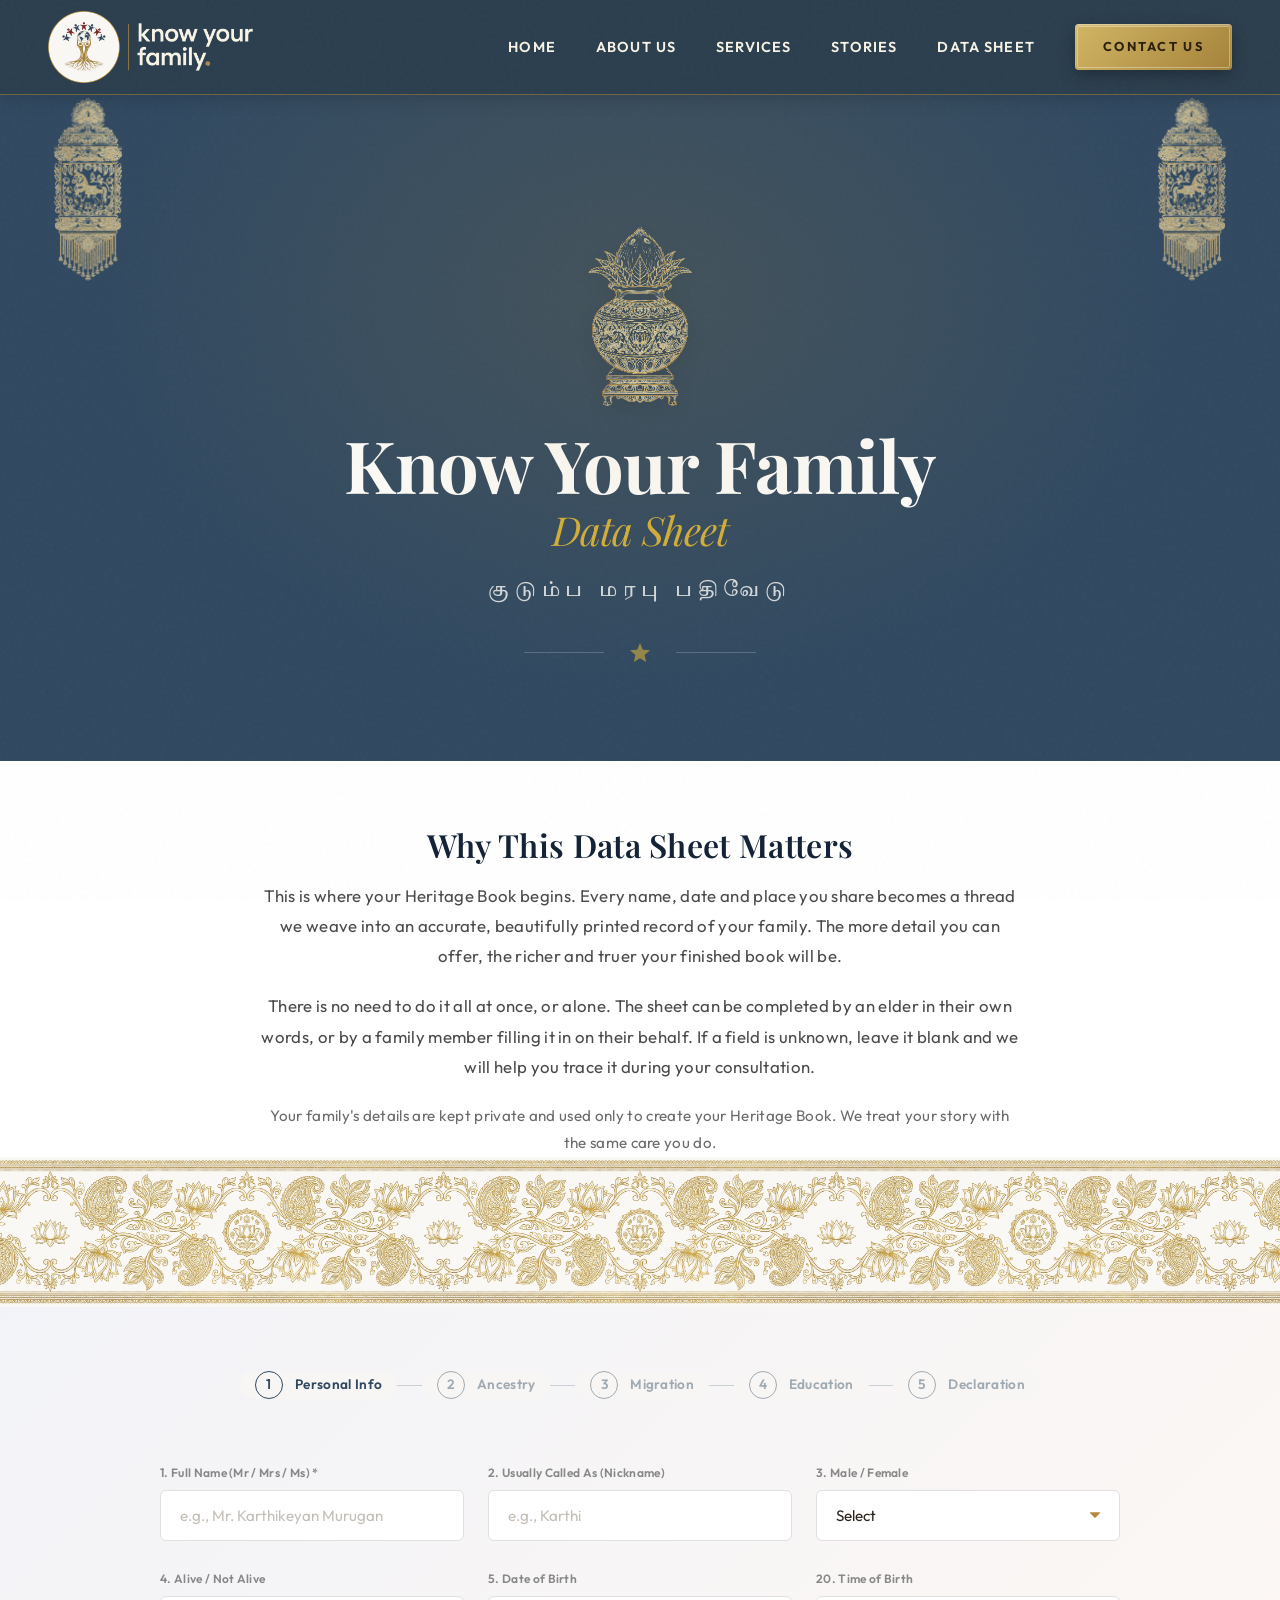
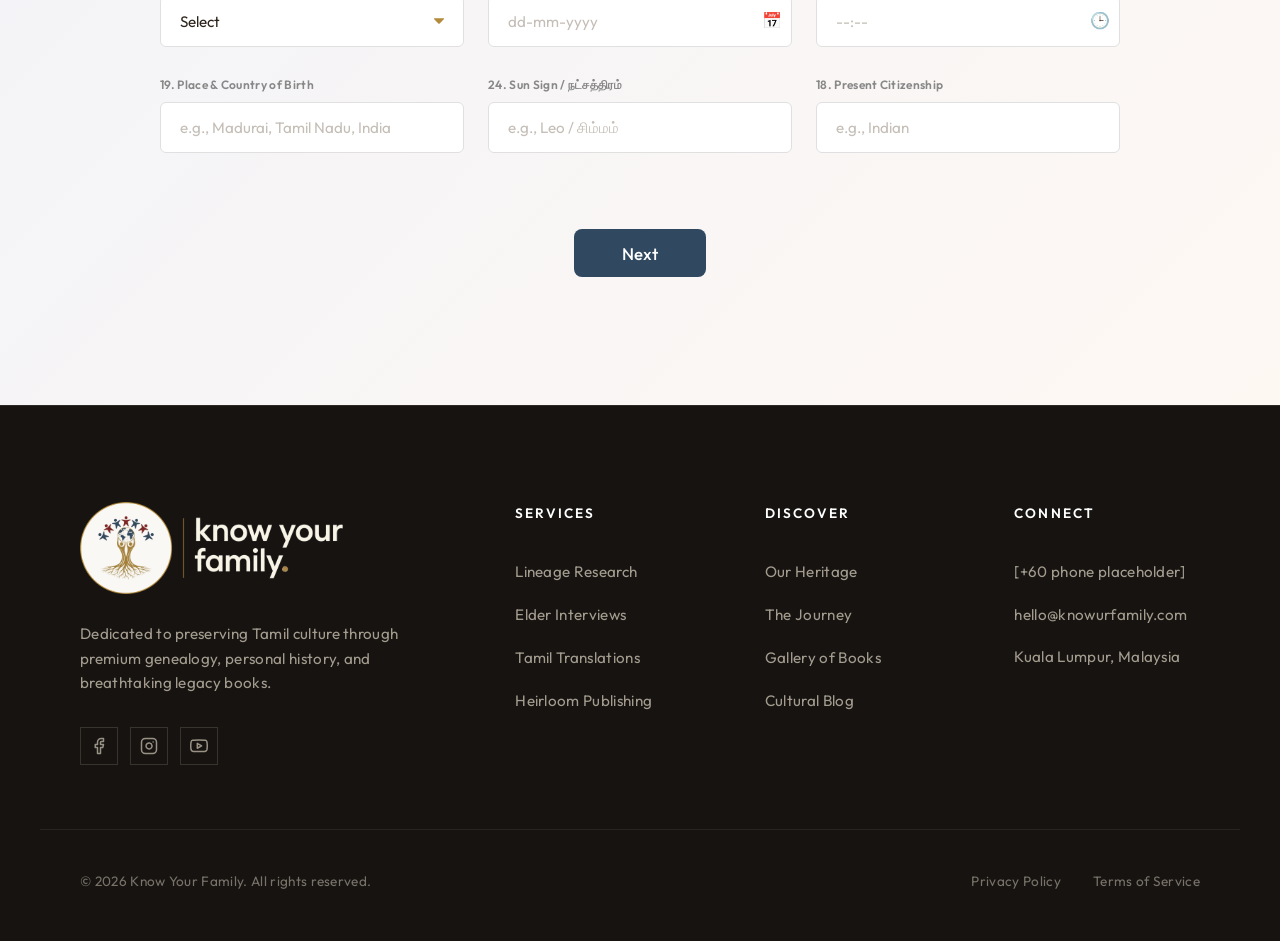
<file: data-sheet.html>
<!DOCTYPE html>
<html lang="en">
<head>
    <meta charset="UTF-8">
    <meta name="viewport" content="width=device-width, initial-scale=1.0">
    <link rel="icon" type="image/png" sizes="32x32" href="images/kyf-favicon-32.png">
    <link rel="icon" type="image/png" sizes="512x512" href="images/kyf-favicon-512.png">
    <link rel="apple-touch-icon" sizes="180x180" href="images/kyf-favicon-180.png">
    <title>Heritage Data Sheet | Know Your Family</title>
    <meta name="description" content="Fill in the Know Your Family heritage data sheet to record names, ancestry, migration and milestones we use to craft your accurate Tamil Heritage Book.">
    <meta name="robots" content="noindex,follow">
    <meta name="theme-color" content="#304961">
    <link rel="canonical" href="https://knowurfamily.com/data-sheet.html">
    <link rel="preconnect" href="https://fonts.googleapis.com">
    <link rel="preconnect" href="https://fonts.gstatic.com" crossorigin>
    <link href="https://fonts.googleapis.com/css2?family=Outfit:wght@300;400;500;600&family=Playfair+Display:ital,wght@0,400;0,600;0,700;1,400;1,600&family=Tiro+Tamil:ital@0;1&display=swap" rel="stylesheet">
    <link rel="stylesheet" href="styles.css?v=3">
    <style>
        /* ═══════════════════════════════════════════════════════
           DATA SHEET PAGE - LUXURY OVERRIDES
           ═══════════════════════════════════════════════════════ */

        /* Hero Banner */
        .ds-hero {
            position: relative;
            padding: 8rem 2rem 6rem;
            text-align: center;
            overflow: hidden;
            background: linear-gradient(160deg, #f7f5f0 0%, #ffffff 40%, #faf8f5 70%, #f7f5f0 100%);
        }

        .ds-hero::before {
            content: '';
            position: absolute;
            inset: 0;
            background: radial-gradient(ellipse at 50% 30%, rgba(179, 139, 58, 0.15) 0%, transparent 60%);
            pointer-events: none;
        }

        .ds-hero::after {
            display: none;
        }

        /* Ornamental top border */
        .ds-hero-ornament-top {
            position: absolute;
            top: 0;
            left: 0;
            right: 0;
            height: 4px;
            background: linear-gradient(90deg, transparent 5%, #b38b3a 20%, #d4af37 35%, #f5d76e 50%, #d4af37 65%, #b38b3a 80%, transparent 95%);
        }

        .ds-hero-badge {
            display: inline-flex;
            align-items: center;
            gap: 0.75rem;
            background: rgba(179, 139, 58, 0.05);
            border: 1px solid rgba(179, 139, 58, 0.2);
            padding: 0.5rem 1.5rem;
            margin-bottom: 2rem;
            font-family: 'Outfit', sans-serif;
            font-size: 0.75rem;
            font-weight: 600;
            letter-spacing: 0.25em;
            text-transform: uppercase;
            color: #a48239;
        }

        .ds-hero-badge::before,
        .ds-hero-badge::after {
            content: '✦';
            font-size: 0.5rem;
            opacity: 0.6;
        }

        .ds-hero h1 {
            font-family: 'Playfair Display', serif;
            font-size: 4.5rem;
            font-weight: 700;
            color: #122135;
            line-height: 1.1;
            margin-bottom: 0.5rem;
            letter-spacing: -0.01em;
        }

        .ds-hero h1 span {
            display: block;
            font-style: italic;
            font-weight: 400;
            font-size: 2.5rem;
            color: #a48239;
            margin-top: 0.25rem;
        }

        .ds-hero-tamil {
            font-family: 'Tiro Tamil', serif;
            color: rgba(179, 139, 58, 0.8);
            font-size: 1.2rem;
            letter-spacing: 0.3em;
            margin-top: 1.5rem;
        }

        .ds-hero-line {
            display: flex;
            align-items: center;
            justify-content: center;
            gap: 1.5rem;
            margin-top: 2rem;
        }

        .ds-hero-line span {
            width: 80px;
            height: 1px;
            background: linear-gradient(90deg, transparent, #b38b3a);
        }

        .ds-hero-line span:last-child {
            background: linear-gradient(90deg, #b38b3a, transparent);
        }

        .ds-hero-line svg {
            width: 24px;
            height: 24px;
            fill: #d4af37;
            opacity: 0.6;
        }

        /* Page body */
        .ds-page-body {
            background: linear-gradient(135deg, #f2f3f8 0%, #fef8f3 100%);
            padding: 4rem 2rem 6rem;
            position: relative;
        }

        /* Progress indicator */
        .ds-progress {
            display: flex;
            align-items: center;
            justify-content: space-between;
            max-width: 800px;
            margin: 0 auto 4rem;
            position: relative;
            z-index: 10;
        }

        .ds-progress::before {
            content: '';
            position: absolute;
            top: 50%;
            left: 5%;
            right: 5%;
            height: 1px;
            background: #cbd0d6;
            z-index: 1;
        }

        .ds-progress-step {
            display: flex;
            align-items: center;
            gap: 0.75rem;
            position: relative;
            z-index: 2;
            background: #f8f6f5; 
            padding: 0 15px;
            border-radius: 20px;
        }

        .ds-progress-dot {
            width: 28px;
            height: 28px;
            border-radius: 50%;
            border: 1px solid #a0aab2;
            color: #a0aab2;
            display: flex;
            align-items: center;
            justify-content: center;
            font-size: 0.85rem;
            font-weight: 600;
            background: transparent;
            transition: all 0.3s ease;
        }

        .ds-progress-label {
            font-size: 0.85rem;
            font-weight: 600;
            color: #a0aab2;
            transition: color 0.3s ease;
        }

        .ds-progress-step.active .ds-progress-dot {
            border-color: #304961;
            color: #304961;
            background: #f8f6f5;
        }

        .ds-progress-step.active .ds-progress-label {
            color: #304961;
        }

        /* Form container luxury overhaul */
        .ds-form-card {
            max-width: 960px;
            margin: 0 auto;
            position: relative;
            background: transparent;
            box-shadow: none;
        }

        .ds-form-card::before, .ds-form-card::after { display: none; }
        .ds-form-inner { padding: 0; position: relative; z-index: 2; }

        /* Section headers */
        .ds-section {
            margin-bottom: 3.5rem;
            opacity: 0;
            transform: translateY(20px);
            animation: dsFadeUp 0.6s ease forwards;
        }

        .ds-section:nth-child(1) { animation-delay: 0.1s; }
        .ds-section:nth-child(2) { animation-delay: 0.2s; }
        .ds-section:nth-child(3) { animation-delay: 0.3s; }
        .ds-section:nth-child(4) { animation-delay: 0.4s; }
        .ds-section:nth-child(5) { animation-delay: 0.5s; }

        @keyframes dsFadeUp {
            to { opacity: 1; transform: translateY(0); }
        }

        .ds-section-header {
            display: flex;
            align-items: center;
            gap: 1.25rem;
            margin-bottom: 2.5rem;
            padding-bottom: 1rem;
            border-bottom: 1px solid var(--parchment-dark);
            position: relative;
        }

        .ds-section-header::after {
            content: '';
            position: absolute;
            bottom: -1px;
            left: 0;
            width: 80px;
            height: 2px;
            background: linear-gradient(90deg, #b38b3a, transparent);
        }

        .ds-section-icon {
            width: 48px;
            height: 48px;
            display: flex;
            align-items: center;
            justify-content: center;
            background: linear-gradient(135deg, rgba(179, 139, 58, 0.08), rgba(212, 175, 55, 0.04));
            border: 1px solid rgba(179, 139, 58, 0.2);
            font-size: 1.4rem;
            flex-shrink: 0;
        }

        .ds-section-title {
            font-family: 'Outfit', sans-serif;
            font-size: 1.6rem;
            font-weight: 600;
            color: var(--text-dark);
            letter-spacing: 0.02em;
        }

        .ds-section-subtitle {
            font-size: 0.8rem;
            color: var(--text-muted);
            letter-spacing: 0.1em;
            text-transform: uppercase;
            margin-top: 0.15rem;
        }

        /* Enhanced form groups */
        .ds-field {
            margin-bottom: 1.75rem;
            position: relative;
        }

        .ds-field-label {
            display: flex;
            align-items: center;
            font-family: 'Outfit', sans-serif;
            font-size: 0.75rem;
            font-weight: 600;
            color: #888;
            margin-bottom: 0.4rem;
        }

        .ds-input {
            width: 100%;
            background: #ffffff;
            border: 1px solid #e0e0e0;
            border-radius: 6px;
            color: var(--text-dark);
            font-family: 'Outfit', sans-serif;
            font-size: 0.95rem;
            padding: 0.95rem 1.2rem;
            transition: all 0.3s cubic-bezier(0.25, 0.8, 0.25, 1);
        }

        .ds-input:focus {
            outline: none;
            border-color: #304961;
            box-shadow: 0 0 0 2px rgba(48, 73, 97, 0.1);
        }

        .ds-input::placeholder {
            color: rgba(107, 92, 75, 0.4);
        }

        .ds-select {
            width: 100%;
            background: #ffffff;
            border: 1px solid #e0e0e0;
            border-radius: 6px;
            color: var(--text-dark);
            font-family: 'Outfit', sans-serif;
            font-size: 0.95rem;
            padding: 0.95rem 1.2rem;
            cursor: pointer;
            appearance: none;
            background-image: url("data:image/svg+xml;charset=US-ASCII,%3Csvg%20xmlns%3D%22http%3A%2F%2Fwww.w3.org%2F2000%2Fsvg%22%20width%3D%22292.4%22%20height%3D%22292.4%22%3E%3Cpath%20fill%3D%22%23b38b3a%22%20d%3D%22M287%2069.4a17.6%2017.6%200%200%200-13-5.4H18.4c-5%200-9.3%201.8-12.9%205.4A17.6%2017.6%200%200%200%200%2082.2c0%205%201.8%209.3%205.4%2012.9l128%20127.9c3.6%203.6%207.8%205.4%2012.8%205.4s9.2-1.8%2012.8-5.4L287%2095c3.5-3.5%205.4-7.8%205.4-12.8%200-5-1.9-9.2-5.5-12.8z%22%2F%3E%3C%2Fsvg%3E");
            background-repeat: no-repeat;
            background-position: right 1.2rem top 50%;
            background-size: 0.65em auto;
            transition: all 0.3s ease;
        }

        .ds-select:focus {
            outline: none;
            border-color: #304961;
            box-shadow: 0 0 0 2px rgba(48, 73, 97, 0.1);
        }

        .ds-textarea {
            width: 100%;
            background: #ffffff;
            border: 1px solid #e0e0e0;
            border-radius: 6px;
            color: var(--text-dark);
            font-family: 'Outfit', sans-serif;
            font-size: 0.95rem;
            padding: 0.95rem 1.2rem;
            min-height: 110px;
            resize: vertical;
            transition: all 0.3s ease;
        }

        .ds-textarea:focus {
            outline: none;
            border-color: #304961;
            box-shadow: 0 0 0 2px rgba(48, 73, 97, 0.1);
        }

        /* Wizard Specific CSS */
        .wizard-step {
            display: none;
            animation: fadeIn 0.4s ease;
        }
        .wizard-step.active {
            display: block;
        }
        @keyframes fadeIn {
            from { opacity: 0; transform: translateY(10px); }
            to { opacity: 1; transform: translateY(0); }
        }

        .wizard-nav {
            display: flex;
            justify-content: center;
            gap: 1rem;
            margin-top: 3rem;
            padding-bottom: 2rem;
        }

        .wizard-btn {
            background: #304961;
            color: white;
            padding: 0.85rem 3rem;
            font-family: 'Outfit', sans-serif;
            font-size: 1.05rem;
            font-weight: 500;
            border: none;
            border-radius: 8px;
            cursor: pointer;
            transition: all 0.3s ease;
        }
        .wizard-btn:hover { background: #233747; transform: translateY(-2px); box-shadow: 0 4px 15px rgba(48, 73, 97, 0.3); }
        .wizard-btn.btn-prev { background: transparent; color: #304961; border: 1px solid #304961; }
        .wizard-btn.btn-prev:hover { background: rgba(48, 73, 97, 0.05); }

        /* Grid layouts */
        .ds-row { display: grid; gap: 1.5rem; }
        .ds-row-2 { grid-template-columns: 1fr 1fr; }
        .ds-row-3 { grid-template-columns: 1fr 1fr 1fr; }

        /* Ornamental divider between sections */
        .ds-ornament-divider {
            display: flex;
            align-items: center;
            justify-content: center;
            gap: 1.5rem;
            padding: 2rem 0;
        }

        .ds-ornament-divider .line {
            height: 1px;
            width: 60px;
            background: linear-gradient(90deg, transparent, rgba(179, 139, 58, 0.4));
        }

        .ds-ornament-divider .line:last-child {
            background: linear-gradient(90deg, rgba(179, 139, 58, 0.4), transparent);
        }

        .ds-ornament-divider .diamond {
            width: 8px;
            height: 8px;
            border: 1px solid rgba(179, 139, 58, 0.4);
            transform: rotate(45deg);
        }

        /* Terms & Declaration */
        .ds-terms {
            background: linear-gradient(135deg, #f7f3ec, #faf8f5);
            border: 1px solid var(--parchment-dark);
            padding: 2.5rem;
            margin-top: 2rem;
            position: relative;
        }

        .ds-terms::before {
            content: '';
            position: absolute;
            top: 4px; left: 4px; right: 4px; bottom: 4px;
            border: 1px solid rgba(179, 139, 58, 0.12);
            pointer-events: none;
        }

        .ds-terms-header {
            font-family: 'Outfit', sans-serif;
            font-size: 1.1rem;
            font-weight: 600;
            color: var(--text-dark);
            text-transform: uppercase;
            letter-spacing: 0.1em;
            margin-bottom: 1.25rem;
            display: flex;
            align-items: center;
            gap: 0.75rem;
        }

        .ds-terms-header::before {
            content: '§';
            font-size: 1.4rem;
            color: var(--primary);
        }

        .ds-terms p {
            font-size: 0.88rem;
            color: var(--text-muted);
            line-height: 1.9;
        }

        .ds-terms .inline-input {
            border: none;
            border-bottom: 1px solid rgba(179, 139, 58, 0.5);
            background: transparent;
            width: 140px;
            text-align: center;
            font-family: 'Outfit', sans-serif;
            font-size: 0.88rem;
            color: var(--text-dark);
            padding: 0.15rem 0.5rem;
            transition: all 0.3s ease;
        }

        .ds-terms .inline-input:focus {
            outline: none;
            border-bottom-color: #b38b3a;
            background: rgba(179, 139, 58, 0.04);
        }

        .ds-checkbox-row {
            display: flex;
            align-items: flex-start;
            gap: 1rem;
            margin-top: 1.5rem;
            padding-top: 1.5rem;
            border-top: 1px solid var(--parchment-dark);
        }

        .ds-checkbox {
            appearance: none;
            width: 22px;
            height: 22px;
            border: 2px solid rgba(179, 139, 58, 0.4);
            background: #fff;
            cursor: pointer;
            flex-shrink: 0;
            margin-top: 2px;
            position: relative;
            transition: all 0.3s ease;
        }

        .ds-checkbox:checked {
            background: linear-gradient(135deg, #d4af37, #a48239);
            border-color: #b38b3a;
        }

        .ds-checkbox:checked::after {
            content: '✓';
            position: absolute;
            top: 50%;
            left: 50%;
            transform: translate(-50%, -50%);
            color: #fff;
            font-size: 0.8rem;
            font-weight: 700;
        }

        .ds-checkbox-text {
            font-size: 0.9rem;
            font-weight: 500;
            color: var(--text-dark);
            cursor: pointer;
            line-height: 1.6;
        }

        /* Upload boxes */
        .ds-upload-row {
            display: grid;
            grid-template-columns: 2fr 1fr;
            gap: 1.5rem;
            margin-top: 2.5rem;
        }

        .ds-upload-box {
            border: 2px dashed rgba(179, 139, 58, 0.25);
            background: linear-gradient(135deg, rgba(250, 248, 245, 0.8), rgba(255, 255, 255, 0.5));
            padding: 2.5rem 1.5rem;
            text-align: center;
            cursor: pointer;
            transition: all 0.4s cubic-bezier(0.25, 0.8, 0.25, 1);
            position: relative;
            overflow: hidden;
            min-height: 200px;
            display: flex;
            flex-direction: column;
            align-items: center;
            justify-content: center;
        }

        .ds-upload-box::before {
            content: '';
            position: absolute;
            inset: 0;
            background: radial-gradient(circle at 50% 50%, rgba(179, 139, 58, 0.05), transparent 70%);
            transition: opacity 0.4s ease;
            opacity: 0;
        }

        .ds-upload-box:hover {
            border-color: rgba(179, 139, 58, 0.5);
            background: linear-gradient(135deg, rgba(179, 139, 58, 0.04), rgba(255, 255, 255, 0.8));
            transform: translateY(-2px);
            box-shadow: 0 8px 30px rgba(0,0,0,0.06);
        }

        .ds-upload-box:hover::before {
            opacity: 1;
        }

        .ds-upload-icon {
            width: 56px;
            height: 56px;
            border-radius: 50%;
            background: linear-gradient(135deg, rgba(179, 139, 58, 0.1), rgba(212, 175, 55, 0.05));
            border: 1px solid rgba(179, 139, 58, 0.2);
            display: flex;
            align-items: center;
            justify-content: center;
            font-size: 1.5rem;
            margin-bottom: 1rem;
            position: relative;
            z-index: 1;
        }

        .ds-upload-title {
            font-family: 'Outfit', sans-serif;
            font-weight: 600;
            color: var(--text-dark);
            font-size: 1rem;
            margin-bottom: 0.25rem;
            position: relative;
            z-index: 1;
        }

        .ds-upload-desc {
            font-size: 0.75rem;
            color: var(--text-muted);
            letter-spacing: 0.05em;
            position: relative;
            z-index: 1;
        }

        /* Submit section */
        .ds-submit-section {
            text-align: center;
            padding: 3.5rem 0 1rem;
        }

        .ds-submit-btn {
            position: relative;
            display: inline-block;
            background: linear-gradient(135deg, #c9a43d 0%, #9c7330 100%);
            color: #1a140d;
            padding: 1.25rem 4.5rem;
            border: none;
            font-family: 'Outfit', sans-serif;
            font-size: 0.9rem;
            font-weight: 700;
            text-transform: uppercase;
            letter-spacing: 0.2em;
            cursor: pointer;
            overflow: hidden;
            transition: all 0.4s cubic-bezier(0.25, 0.8, 0.25, 1);
            box-shadow: 0 4px 15px rgba(164, 130, 57, 0.3);
        }

        .ds-submit-btn::before {
            content: '';
            position: absolute;
            top: 3px; left: 3px; right: 3px; bottom: 3px;
            border: 1px solid rgba(255, 255, 255, 0.3);
            pointer-events: none;
        }

        .ds-submit-btn::after {
            content: '';
            position: absolute;
            top: 0;
            left: -100%;
            width: 100%;
            height: 100%;
            background: linear-gradient(90deg, transparent, rgba(255, 255, 255, 0.2), transparent);
            transition: left 0.6s ease;
        }

        .ds-submit-btn:hover {
            transform: translateY(-3px);
            box-shadow: 0 8px 30px rgba(164, 130, 57, 0.4);
            background: linear-gradient(135deg, #d4af37 0%, #a48239 100%);
        }

        .ds-submit-btn:hover::after {
            left: 100%;
        }

        .ds-submit-note {
            margin-top: 1rem;
            font-size: 0.75rem;
            color: var(--text-muted);
            letter-spacing: 0.05em;
        }

        /* Luxury footer */
        .ds-footer {
            background: linear-gradient(135deg, #1a140d 0%, #2c1f10 100%);
            text-align: center;
            padding: 5rem 2rem;
            position: relative;
        }

        .ds-footer::before {
            content: '';
            position: absolute;
            top: 0;
            left: 0;
            right: 0;
            height: 3px;
            background: linear-gradient(90deg, transparent, #b38b3a, #d4af37, #b38b3a, transparent);
        }

        .ds-footer-logo {
            font-family: 'Outfit', sans-serif;
            font-size: 1.8rem;
            font-weight: 700;
            color: #d4af37;
            margin-bottom: 0.75rem;
        }

        .ds-footer-tagline {
            font-family: 'Tiro Tamil', serif;
            color: rgba(248, 244, 230, 0.4);
            font-size: 0.9rem;
            margin-bottom: 2rem;
        }

        .ds-footer-copy {
            font-size: 0.75rem;
            color: rgba(248, 244, 230, 0.3);
            text-transform: uppercase;
            letter-spacing: 0.15em;
        }

        /* Responsive */
        @media (max-width: 768px) {
            .ds-hero { padding: 6rem 1.5rem 4rem; }
            .ds-hero h1 { font-size: 2.5rem; }
            .ds-hero h1 span { font-size: 1.5rem; }
            .ds-form-inner { padding: 2rem 1.5rem; }
            .ds-row-2, .ds-row-3 { grid-template-columns: 1fr; }
            .ds-upload-row { grid-template-columns: 1fr; }
            .ds-progress { gap: 0; margin: -1.5rem auto 2.5rem; }
            .ds-progress-label { font-size: 0.6rem; }
        }
    </style>

    <!-- Structured Data -->
    <script type="application/ld+json">
    {
      "@context": "https://schema.org",
      "@graph": [
        {
          "@type": "WebPage",
          "@id": "https://knowurfamily.com/data-sheet.html",
          "url": "https://knowurfamily.com/data-sheet.html",
          "name": "Heritage Data Sheet | Know Your Family",
          "description": "The Know Your Family heritage data sheet records the names, ancestry, migration and milestones used to craft an accurate Tamil Heritage Book.",
          "inLanguage": "en-MY",
          "isPartOf": { "@id": "https://knowurfamily.com/#website" }
        },
        {
          "@type": "BreadcrumbList",
          "itemListElement": [
            {
              "@type": "ListItem",
              "position": 1,
              "name": "Home",
              "item": "https://knowurfamily.com/"
            },
            {
              "@type": "ListItem",
              "position": 2,
              "name": "Data Sheet",
              "item": "https://knowurfamily.com/data-sheet.html"
            }
          ]
        }
      ]
    }
    </script>
</head>
<body>

    <!-- Static Navbar -->
    <nav class="navbar" style="position: sticky; top: 0;">
        <a href="index.html" class="logo" style="text-decoration: none; color: var(--primary);"><img src="images/kyf-logo-circle.png" srcset="images/kyf-logo-circle.png 1x, images/kyf-logo-circle@2x.png 2x" alt="Know Your Family" class="logo-img"></a>
        <div class="menu-toggle"><span></span><span></span><span></span></div>
        <div class="nav-links">
            <a href="index.html">Home</a>
            <a href="about.html">About Us</a>
            <a href="services.html">Services</a>
            <a href="blog-index.html">Stories</a>
            <a href="data-sheet.html">Data Sheet</a>
            <a href="contact.html" class="btn-primary-sm">Contact Us</a>
        </div>
    </nav>

    <!-- ═══ HERO BANNER ═══ -->
    <section class="ds-hero" style="background: var(--section-blue); position: relative; overflow: hidden;">
        <img src="images/thombai.png" class="thombai-hang left" alt="Thombai Temple Hanging" loading="lazy">
        <img src="images/thombai.png" class="thombai-hang right" alt="Thombai Temple Hanging" loading="lazy">
        <img src="images/kalasam.png" class="motif-emblem" style="width: 110px; opacity: 0.95;" alt="Kalasam" loading="lazy">
        <h1 style="color: #ffffff;">Know Your Family <span style="color: #d4af37;">Data Sheet</span></h1>
        <p class="ds-hero-tamil" style="color: rgba(255,255,255,0.8);">குடும்ப மரபு பதிவேடு</p>
        <div class="ds-hero-line">
            <span style="background: rgba(255,255,255,0.2);"></span>
            <svg viewBox="0 0 24 24" style="fill: #d4af37;"><path d="M12 2L9.19 8.63L2 9.24L7.46 13.97L5.82 21L12 17.27L18.18 21L16.54 13.97L22 9.24L14.81 8.63L12 2Z"/></svg>
            <span style="background: rgba(255,255,255,0.2);"></span>
        </div>
    </section>

    <!-- ═══ INTRO CONTENT BLOCK ═══ -->
    <section style="background: #ffffff; padding: 4rem 2rem 0; text-align: center;">
        <div style="max-width: 760px; margin: 0 auto;">
            <h2 style="font-family: 'Playfair Display', serif; font-size: 2rem; color: #122135; margin-bottom: 1rem;">Why This Data Sheet Matters</h2>
            <p style="font-family: 'Outfit', sans-serif; font-size: 1.05rem; line-height: 1.8; color: #4a4a4a; margin-bottom: 1.25rem;">
                This is where your Heritage Book begins. Every name, date and place you share becomes a thread we weave into an accurate, beautifully printed record of your family. The more detail you can offer, the richer and truer your finished book will be.
            </p>
            <p style="font-family: 'Outfit', sans-serif; font-size: 1.05rem; line-height: 1.8; color: #4a4a4a; margin-bottom: 1.25rem;">
                There is no need to do it all at once, or alone. The sheet can be completed by an elder in their own words, or by a family member filling it in on their behalf. If a field is unknown, leave it blank and we will help you trace it during your consultation.
            </p>
            <p style="font-family: 'Outfit', sans-serif; font-size: 0.95rem; line-height: 1.8; color: #6b6b6b;">
                Your family's details are kept private and used only to create your Heritage Book. We treat your story with the same care you do.
            </p>
        </div>
    </section>

    <!-- Ornamental embroidered band -->
    <div class="motif-band" role="presentation" aria-hidden="true"></div>

    <!-- ═══ PAGE BODY ═══ -->
    <div class="ds-page-body">

        <!-- Progress Steps -->
        <div class="ds-progress">
            <div class="ds-progress-step active" id="step-nav-1">
                <div class="ds-progress-dot">1</div>
                <span class="ds-progress-label">Personal Info</span>
            </div>
            <div class="ds-progress-step" id="step-nav-2">
                <div class="ds-progress-dot">2</div>
                <span class="ds-progress-label">Ancestry</span>
            </div>
            <div class="ds-progress-step" id="step-nav-3">
                <div class="ds-progress-dot">3</div>
                <span class="ds-progress-label">Migration</span>
            </div>
            <div class="ds-progress-step" id="step-nav-4">
                <div class="ds-progress-dot">4</div>
                <span class="ds-progress-label">Education</span>
            </div>
            <div class="ds-progress-step" id="step-nav-5">
                <div class="ds-progress-dot">5</div>
                <span class="ds-progress-label">Declaration</span>
            </div>
        </div>

        <!-- ═══ FORM ═══ -->
        <div class="ds-form-card">
            <div class="ds-form-inner">
                <form action="#" method="POST" id="heritage-form">

                    <!-- WIZARD CONTAINER -->

                        <!-- ═══ SECTION 1: PERSONAL DETAILS ═══ -->
                        <div class="wizard-step active" id="wizard-step-1">
                            <div class="wizard-content">
                                <div class="ds-row ds-row-3">
                                    <div class="ds-field">
                                        <label class="ds-field-label">1. Full Name (Mr / Mrs / Ms) *</label>
                                        <input type="text" class="ds-input" placeholder="e.g., Mr. Karthikeyan Murugan">
                                    </div>
                                    <div class="ds-field">
                                        <label class="ds-field-label">2. Usually Called As (Nickname)</label>
                                        <input type="text" class="ds-input" placeholder="e.g., Karthi">
                                    </div>
                                    <div class="ds-field">
                                        <label class="ds-field-label">3. Male / Female</label>
                                        <select class="ds-select"><option value="">Select</option><option>Male</option><option>Female</option></select>
                                    </div>
                                </div>

                                <div class="ds-row ds-row-3">
                                    <div class="ds-field">
                                        <label class="ds-field-label">4. Alive / Not Alive</label>
                                        <select class="ds-select"><option value="">Select</option><option>Alive</option><option>Not Alive</option></select>
                                    </div>
                                    <div class="ds-field" style="position: relative;">
                                        <label class="ds-field-label">5. Date of Birth</label>
                                        <input type="text" class="ds-input" placeholder="dd-mm-yyyy" style="padding-right: 35px;">
                                        <span style="position: absolute; right: 10px; top: 38px; color: #555;">📅</span>
                                    </div>
                                    <div class="ds-field" style="position: relative;">
                                        <label class="ds-field-label">20. Time of Birth</label>
                                        <input type="text" class="ds-input" placeholder="--:--" style="padding-right: 35px;">
                                        <span style="position: absolute; right: 10px; top: 38px; color: #555;">🕒</span>
                                    </div>
                                </div>

                                <div class="ds-row ds-row-3">
                                    <div class="ds-field">
                                        <label class="ds-field-label">19. Place & Country of Birth</label>
                                        <input type="text" class="ds-input" placeholder="e.g., Madurai, Tamil Nadu, India">
                                    </div>
                                    <div class="ds-field">
                                        <label class="ds-field-label">24. Sun Sign / நட்சத்திரம்</label>
                                        <input type="text" class="ds-input" placeholder="e.g., Leo / சிம்மம்">
                                    </div>
                                    <div class="ds-field">
                                        <label class="ds-field-label">18. Present Citizenship</label>
                                        <input type="text" class="ds-input" placeholder="e.g., Indian">
                                    </div>
                                </div>
                            </div>
                        </div>

                        <!-- ═══ SECTION 2: ANCESTRY & LINEAGE ═══ -->
                        <div class="wizard-step" id="wizard-step-2">
                            <div class="wizard-content">
                                <div class="ds-row ds-row-2">
                                    <div class="ds-field">
                                        <label class="ds-field-label">6. Family Name</label>
                                        <input type="text" class="ds-input" placeholder="Surname / Clan name">
                                    </div>
                                    <div class="ds-field">
                                        <label class="ds-field-label">7. Patriarchal / Matriarchal Family</label>
                                        <input type="text" class="ds-input">
                                    </div>
                                </div>
                                <div class="ds-field">
                                    <label class="ds-field-label">8. Ancestral Place</label>
                                    <input type="text" class="ds-input" placeholder="Village, town, or district of origin">
                                </div>
                                <div class="ds-row ds-row-2">
                                    <div class="ds-field">
                                        <label class="ds-field-label">9. Family God / Church / Religious Affiliations</label>
                                        <input type="text" class="ds-input">
                                    </div>
                                    <div class="ds-field">
                                        <label class="ds-field-label">10. Mother Tongue</label>
                                        <input type="text" class="ds-input">
                                    </div>
                                </div>
                                <div class="ds-row ds-row-2">
                                    <div class="ds-field">
                                        <label class="ds-field-label">11. Race / Division</label>
                                        <input type="text" class="ds-input">
                                    </div>
                                    <div class="ds-field">
                                        <label class="ds-field-label">12. Sub-Division / Mixed Origin Details</label>
                                        <input type="text" class="ds-input" placeholder="If applicable">
                                    </div>
                                </div>
                                <div class="ds-row ds-row-2">
                                    <div class="ds-field">
                                        <label class="ds-field-label">13. Father's Name</label>
                                        <input type="text" class="ds-input">
                                    </div>
                                    <div class="ds-field">
                                        <label class="ds-field-label">14. Mother's Name</label>
                                        <input type="text" class="ds-input">
                                    </div>
                                </div>
                                <div class="ds-row ds-row-2">
                                    <div class="ds-field">
                                        <label class="ds-field-label">15. Father's Father's Name</label>
                                        <input type="text" class="ds-input">
                                    </div>
                                    <div class="ds-field">
                                        <label class="ds-field-label">16. Mother's Father's Name</label>
                                        <input type="text" class="ds-input">
                                    </div>
                                </div>
                                <div class="ds-row ds-row-2">
                                    <div class="ds-field">
                                        <label class="ds-field-label">17. Father's Mother's Name</label>
                                        <input type="text" class="ds-input">
                                    </div>
                                    <div class="ds-field">
                                        <label class="ds-field-label">18. Mother's Mother's Name</label>
                                        <input type="text" class="ds-input">
                                    </div>
                                </div>
                            </div>
                        </div>

                        <!-- ═══ SECTION 3: MIGRATION & FAMILY LIFE ═══ -->
                        <div class="wizard-step" id="wizard-step-3">
                            <div class="wizard-content">
                                <div class="ds-field">
                                    <label class="ds-field-label">19. Details of Migration</label>
                                    <input type="text" class="ds-input" placeholder="When and where migrated to">
                                </div>
                                <div class="ds-row ds-row-3">
                                    <div class="ds-field">
                                        <label class="ds-field-label">20. Marital Status</label>
                                        <select class="ds-select"><option value="">Select</option><option>Married</option><option>Unmarried</option><option>Widowed</option></select>
                                    </div>
                                    <div class="ds-field">
                                        <label class="ds-field-label">21. Spouse Name</label>
                                        <input type="text" class="ds-input">
                                    </div>
                                    <div class="ds-field">
                                        <label class="ds-field-label">22. Date of Marriage</label>
                                        <input type="date" class="ds-input">
                                    </div>
                                </div>
                                <div class="ds-row ds-row-2">
                                    <div class="ds-field">
                                        <label class="ds-field-label">23. Number of Children</label>
                                        <input type="text" class="ds-input" placeholder="e.g. 2 Male, 1 Female">
                                    </div>
                                    <div class="ds-field">
                                        <label class="ds-field-label">24. Details of Children</label>
                                        <input type="text" class="ds-input" placeholder="e.g. Arun (M/Self)">
                                    </div>
                                </div>
                            </div>
                        </div>

                        <!-- ═══ SECTION 4: EDUCATION & PROFESSION ═══ -->
                        <div class="wizard-step" id="wizard-step-4">
                            <div class="wizard-content">
                                <div class="ds-row ds-row-2">
                                    <div class="ds-field">
                                        <label class="ds-field-label">25. Academic Qualifications</label>
                                        <input type="text" class="ds-input">
                                    </div>
                                    <div class="ds-field">
                                        <label class="ds-field-label">26. Other Certifications</label>
                                        <input type="text" class="ds-input">
                                    </div>
                                </div>
                                <div class="ds-row ds-row-3">
                                    <div class="ds-field">
                                        <label class="ds-field-label">27. Primary Profession / Occupation</label>
                                        <input type="text" class="ds-input">
                                    </div>
                                    <div class="ds-field">
                                        <label class="ds-field-label">28. Name of Organization</label>
                                        <input type="text" class="ds-input">
                                    </div>
                                    <div class="ds-field">
                                        <label class="ds-field-label">29. Work Location</label>
                                        <input type="text" class="ds-input">
                                    </div>
                                </div>
                            </div>
                        </div>

                        <!-- ═══ SECTION 5: DECLARATION & CONTACT ═══ -->
                        <div class="wizard-step" id="wizard-step-5">
                            <div class="wizard-content">
                                <div class="ds-row ds-row-2">
                                    <div class="ds-field">
                                        <label class="ds-field-label">30. Permanent Address</label>
                                        <textarea class="ds-textarea" rows="3" placeholder="Full permanent address"></textarea>
                                    </div>
                                    <div class="ds-field">
                                        <label class="ds-field-label">31. Current Residential Address</label>
                                        <textarea class="ds-textarea" rows="3" placeholder="Current residential address"></textarea>
                                    </div>
                                </div>
                                <div class="ds-field">
                                    <label class="ds-field-label">32. Contact Information</label>
                                    <input type="text" class="ds-input" placeholder="Preferred contact details (Email, Phone)">
                                </div>

                                <div class="ds-terms" style="margin-top: 3rem; background: #fcf9f5; border: 1px solid #e8e3d6; padding: 2.5rem; position: relative;">
                                    <div class="ds-terms-header" style="font-family: 'Outfit', sans-serif; font-size: 1.1rem; font-weight: 700; color: #5c1b33; margin-bottom: 1.5rem; text-transform: uppercase; letter-spacing: 0.1em; display: flex; align-items: center; gap: 0.5rem;">
                                        <span style="color: #b38b3a; font-size: 1.2rem;">§</span> TERMS & CONDITIONS
                                    </div>
                                    <p style="font-family: 'Outfit', sans-serif; font-size: 0.95rem; color: #4a4a4a; line-height: 1.6; margin-bottom: 2rem;">
                                        I <input type="text" class="inline-input" placeholder="Your Name" style="border: none; border-bottom: 1px solid #b38b3a; background: transparent; font-family: 'Outfit'; padding: 0 10px; width: 150px; text-align: center;"> 
                                        do hereby accept and agree to abide by the terms, conditions, liabilities and other consequences whatsoever that may arise by having provided the above information.
                                    </p>
                                    
                                    <div style="width: 100%; height: 1px; background: #e8e3d6; margin-bottom: 1.5rem;"></div>

                                    <div class="ds-checkbox-row" style="display: flex; align-items: flex-start; gap: 1rem;">
                                        <input type="checkbox" id="terms-agree" class="ds-checkbox" required style="width: 20px; height: 20px; border: 1px solid #ccc; cursor: pointer; margin-top: 2px;">
                                        <label for="terms-agree" class="ds-checkbox-text" style="font-family: 'Outfit', sans-serif; font-size: 0.95rem; font-weight: 500; color: #222; cursor: pointer;">I solemnly declare that the information provided above is true and correct to the best of my knowledge and belief.</label>
                                    </div>
                                </div>

                                <!-- Upload Boxes -->
                                <div class="ds-upload-row" style="display: flex; gap: 1.5rem; margin-top: 2rem;">
                                    <div class="ds-upload-box" onclick="document.getElementById('sig-upload').click()" style="flex: 1; border: 1px dashed #d4af37; background: #fcfcfc; padding: 3rem 2rem; text-align: center; cursor: pointer; border-radius: 8px;">
                                        <input type="file" id="sig-upload" accept="image/*" style="display:none;">
                                        <div class="ds-upload-icon" style="width: 60px; height: 60px; margin: 0 auto 1rem; border-radius: 50%; border: 1px solid #e0e0e0; background: #fff; display: flex; align-items: center; justify-content: center; font-size: 2rem; box-shadow: 0 4px 10px rgba(0,0,0,0.03);">✍️</div>
                                        <div class="ds-upload-title" style="font-family: 'Outfit', sans-serif; font-weight: 700; color: #1a2340; font-size: 1.1rem; margin-bottom: 0.5rem;">Signature & Thumb Impression</div>
                                        <div class="ds-upload-desc" style="font-size: 0.85rem; color: #888;">Click to upload</div>
                                    </div>
                                    <div class="ds-upload-box" onclick="document.getElementById('photo-upload').click()" style="flex: 1; border: 1px dashed #d4af37; background: #fcfcfc; padding: 3rem 2rem; text-align: center; cursor: pointer; border-radius: 8px;">
                                        <input type="file" id="photo-upload" accept="image/*" style="display:none;">
                                        <div class="ds-upload-icon" style="width: 60px; height: 60px; margin: 0 auto 1rem; border-radius: 50%; border: 1px solid #e0e0e0; background: #fff; display: flex; align-items: center; justify-content: center; font-size: 2rem; box-shadow: 0 4px 10px rgba(0,0,0,0.03);">📷</div>
                                        <div class="ds-upload-title" style="font-family: 'Outfit', sans-serif; font-weight: 700; color: #1a2340; font-size: 1.1rem; margin-bottom: 0.5rem;">Photo</div>
                                        <div class="ds-upload-desc" style="font-size: 0.85rem; color: #888;">Passport-size photograph</div>
                                    </div>
                                </div>
                            </div>
                        </div>

                    </div> <!-- End of WIZARD container -->

                    <!-- Wizard Navigation -->
                    <div class="wizard-nav">
                        <button type="button" class="wizard-btn btn-prev" id="btn-prev" style="display: none;" onclick="prevStep()">Previous</button>
                        <button type="button" class="wizard-btn" id="btn-next" onclick="nextStep()">Next</button>
                        <button type="submit" class="wizard-btn" id="btn-submit" style="display: none;">Submit Heritage Record</button>
                    </div>

                </form>
            </div>
        </div>
    </div>

    <!-- ═══ FOOTER ═══ -->
    <footer class="footer">
        <div class="container footer-grid">
            <!-- Brand Column -->
            <div class="footer-col brand-col">
                <div class="footer-logo-container">
                        <img src="images/kyf-logo-circle.png" srcset="images/kyf-logo-circle.png 1x, images/kyf-logo-circle@2x.png 2x" alt="Know Your Family" class="footer-logo-img">
                    </div>
                <p class="footer-desc">Dedicated to preserving Tamil culture through premium genealogy, personal history, and breathtaking legacy books.</p>
                <div class="footer-socials">
                    <a href="#" class="social-box" aria-label="Facebook">
                        <svg width="18" height="18" viewBox="0 0 24 24" fill="none" stroke="currentColor" stroke-width="2" stroke-linecap="round" stroke-linejoin="round"><path d="M18 2h-3a5 5 0 0 0-5 5v3H7v4h3v8h4v-8h3l1-4h-4V7a1 1 0 0 1 1-1h3z"></path></svg>
                    </a>
                    <a href="#" class="social-box" aria-label="Instagram">
                        <svg width="18" height="18" viewBox="0 0 24 24" fill="none" stroke="currentColor" stroke-width="2" stroke-linecap="round" stroke-linejoin="round"><rect x="2" y="2" width="20" height="20" rx="5" ry="5"></rect><path d="M16 11.37A4 4 0 1 1 12.63 8 4 4 0 0 1 16 11.37z"></path><line x1="17.5" y1="6.5" x2="17.51" y2="6.5"></line></svg>
                    </a>
                    <a href="#" class="social-box" aria-label="YouTube">
                        <svg width="18" height="18" viewBox="0 0 24 24" fill="none" stroke="currentColor" stroke-width="2" stroke-linecap="round" stroke-linejoin="round"><path d="M22.54 6.42a2.78 2.78 0 0 0-1.94-2C18.88 4 12 4 12 4s-6.88 0-8.6.46a2.78 2.78 0 0 0-1.94 2A29 29 0 0 0 1 11.75a29 29 0 0 0 .46 5.33A2.78 2.78 0 0 0 3.4 19c1.72.46 8.6.46 8.6.46s6.88 0 8.6-.46a2.78 2.78 0 0 0 1.94-2 29 29 0 0 0 .46-5.25 29 29 0 0 0-.46-5.33z"></path><polygon points="9.75 15.02 15.5 11.75 9.75 8.48 9.75 15.02"></polygon></svg>
                    </a>
                </div>
            </div>
            <!-- Services Column -->
            <div class="footer-col">
                <h4 class="footer-heading">Services</h4>
                <ul class="footer-links">
                    <li><a href="services.html">Lineage Research</a></li>
                    <li><a href="services.html">Elder Interviews</a></li>
                    <li><a href="services.html">Tamil Translations</a></li>
                    <li><a href="services.html">Heirloom Publishing</a></li>
                </ul>
            </div>
            <!-- Discover Column -->
            <div class="footer-col">
                <h4 class="footer-heading">Discover</h4>
                <ul class="footer-links">
                    <li><a href="about.html">Our Heritage</a></li>
                    <li><a href="index.html#how-it-works">The Journey</a></li>
                    <li><a href="services.html">Gallery of Books</a></li>
                    <li><a href="blog-index.html">Cultural Blog</a></li>
                </ul>
            </div>
            <!-- Connect Column -->
            <div class="footer-col">
                <h4 class="footer-heading">Connect</h4>
                <ul class="footer-contact">
                    <li><a href="tel:+60000000000" class="contact-link">[+60 phone placeholder]</a></li>
                    <li><a href="mailto:hello@knowurfamily.com" class="contact-link">hello@knowurfamily.com</a></li>
                    <li class="contact-text">Kuala Lumpur, Malaysia</li>
                </ul>
            </div>
        </div>
        <!-- Footer Bottom -->
        <div class="container footer-bottom">
            <p class="copyright">&copy; 2026 Know Your Family. All rights reserved.</p>
            <div class="footer-bottom-links">
                <a href="#">Privacy Policy</a>
                <a href="#">Terms of Service</a>
            </div>
        </div>
    </footer>

    <!-- Upload preview script -->
    <script>
        // Image upload preview
        document.getElementById('photo-upload').addEventListener('change', function(e) {
            const box = this.parentElement;
            if (e.target.files && e.target.files[0]) {
                const reader = new FileReader();
                reader.onload = function(ev) {
                    box.style.backgroundImage = 'url(' + ev.target.result + ')';
                    box.style.backgroundSize = 'cover';
                    box.style.backgroundPosition = 'center';
                    box.querySelector('.ds-upload-icon').style.opacity = '0';
                    box.querySelector('.ds-upload-title').style.opacity = '0';
                    box.querySelector('.ds-upload-desc').style.opacity = '0';
                };
                reader.readAsDataURL(e.target.files[0]);
            }
        });

        document.getElementById('sig-upload').addEventListener('change', function(e) {
            const box = this.parentElement;
            if (e.target.files && e.target.files[0]) {
                const reader = new FileReader();
                reader.onload = function(ev) {
                    box.style.backgroundImage = 'url(' + ev.target.result + ')';
                    box.style.backgroundSize = 'contain';
                    box.style.backgroundPosition = 'center';
                    box.style.backgroundRepeat = 'no-repeat';
                    box.querySelector('.ds-upload-icon').style.opacity = '0';
                    box.querySelector('.ds-upload-title').style.opacity = '0';
                    box.querySelector('.ds-upload-desc').style.opacity = '0';
                };
                reader.readAsDataURL(e.target.files[0]);
            }
        });

        // Wizard Logic
        let currentStep = 1;
        const totalSteps = 5;

        function updateWizardUI() {
            // Hide all steps
            document.querySelectorAll('.wizard-step').forEach(step => step.classList.remove('active'));
            // Show current step
            document.getElementById('wizard-step-' + currentStep).classList.add('active');

            // Update Progress Bar
            document.querySelectorAll('.ds-progress-step').forEach((step, index) => {
                if (index + 1 === currentStep) {
                    step.classList.add('active');
                } else {
                    step.classList.remove('active');
                }
            });

            // Update Buttons
            const btnPrev = document.getElementById('btn-prev');
            const btnNext = document.getElementById('btn-next');
            const btnSubmit = document.getElementById('btn-submit');

            if (currentStep === 1) {
                btnPrev.style.display = 'none';
            } else {
                btnPrev.style.display = 'block';
            }

            if (currentStep === totalSteps) {
                btnNext.style.display = 'none';
                btnSubmit.style.display = 'block';
            } else {
                btnNext.style.display = 'block';
                btnSubmit.style.display = 'none';
            }
        }

        function nextStep() {
            if (currentStep < totalSteps) {
                currentStep++;
                updateWizardUI();
                window.scrollTo({ top: 0, behavior: 'smooth' });
            }
        }

        function prevStep() {
            if (currentStep > 1) {
                currentStep--;
                updateWizardUI();
                window.scrollTo({ top: 0, behavior: 'smooth' });
            }
        }

        // Initialize UI
        updateWizardUI();
    </script>

</body>
</html>
</file>
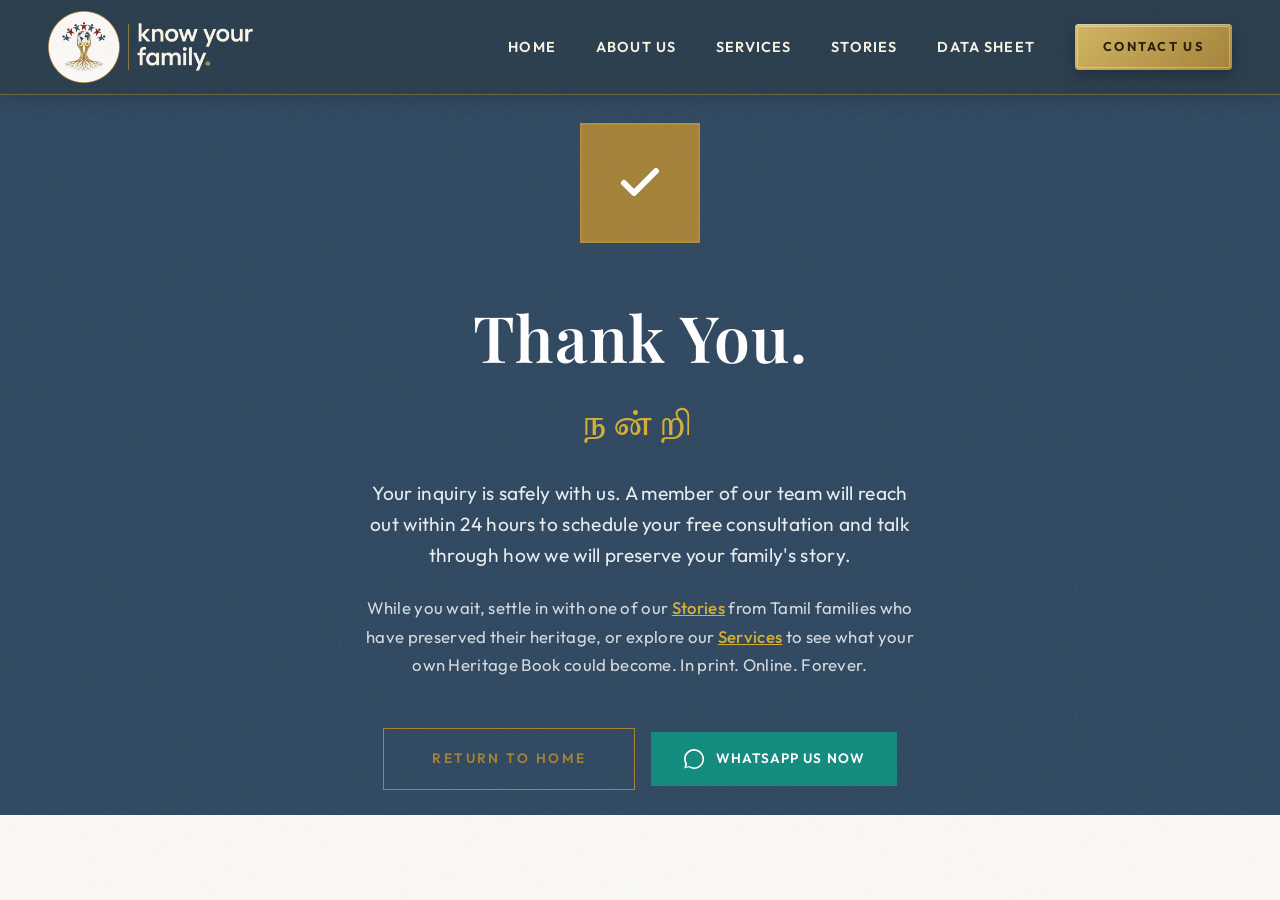
<file: thank-you.html>
<!DOCTYPE html>
<html lang="en">
<head>
    <meta charset="UTF-8">
    <meta name="viewport" content="width=device-width, initial-scale=1.0">

    <link rel="icon" type="image/png" sizes="32x32" href="images/kyf-favicon-32.png">
    <link rel="icon" type="image/png" sizes="512x512" href="images/kyf-favicon-512.png">
    <link rel="apple-touch-icon" sizes="180x180" href="images/kyf-favicon-180.png">
    <title>Thank You | Know Your Family</title>
    <meta name="description" content="Thank you for reaching out to Know Your Family. We have received your inquiry and a team member will contact you within 24 hours to schedule your free consultation.">
    <meta name="robots" content="noindex,follow">
    <meta name="theme-color" content="#304961">
    <link rel="canonical" href="https://knowurfamily.com/thank-you.html">
    <link rel="preconnect" href="https://fonts.googleapis.com">
    <link rel="preconnect" href="https://fonts.gstatic.com" crossorigin>
    <link href="https://fonts.googleapis.com/css2?family=Outfit:wght@300;400;500;600&family=Playfair+Display:ital,wght@0,600;0,700;1,600&family=Tiro+Tamil:ital@0;1&display=swap" rel="stylesheet">
    <link rel="stylesheet" href="styles.css?v=3">
</head>
<body style="background: var(--background);">
    
    <nav class="navbar" style="position: sticky; top: 0;">
        <a href="index.html" class="logo" style="text-decoration: none; color: var(--primary);"><img src="images/kyf-logo-circle.png" srcset="images/kyf-logo-circle.png 1x, images/kyf-logo-circle@2x.png 2x" alt="Know Your Family" class="logo-img"></a>
        <div class="menu-toggle"><span></span><span></span><span></span></div>
        <div class="nav-links">
            <a href="index.html">Home</a>
            <a href="about.html">About Us</a>
            <a href="services.html">Services</a>
            <a href="blog-index.html">Stories</a>
            <a href="data-sheet.html">Data Sheet</a>
            <a href="contact.html" class="btn-primary-sm">Contact Us</a>
        </div>
    </nav>

    <main class="thank-you-section sec-blue" style="background: var(--section-blue);">
        <div class="container">

            <div class="check-circle-large">
                <svg width="48" height="48" viewBox="0 0 24 24" fill="none" stroke="currentColor" stroke-width="3" stroke-linecap="round" stroke-linejoin="round">
                    <polyline points="20 6 9 17 4 12"></polyline>
                </svg>
            </div>
            
            <h1 class="page-title" style="font-family: 'Playfair Display', serif; margin-bottom: 0.5rem; color: #ffffff;">Thank You.</h1>
            <p class="tamil-sub" lang="ta" style="font-size: 2rem; margin-bottom: 1.5rem; color: #d4af37;">நன்றி</p>

            <p class="text-muted" style="max-width: 560px; margin: 0 auto 1.5rem; font-size: 1.2rem; line-height: 1.6; color: rgba(255,255,255,0.9);">
                Your inquiry is safely with us. A member of our team will reach out within 24 hours to schedule your free consultation and talk through how we will preserve your family's story.
            </p>

            <p class="text-muted" style="max-width: 560px; margin: 0 auto 3rem; font-size: 1.05rem; line-height: 1.7; color: rgba(255,255,255,0.8);">
                While you wait, settle in with one of our <a href="blog-index.html" style="color: #d4af37; font-weight: 500;">Stories</a> from Tamil families who have preserved their heritage, or explore our <a href="services.html" style="color: #d4af37; font-weight: 500;">Services</a> to see what your own Heritage Book could become. In print. Online. Forever.
            </p>

            <div style="display: flex; gap: 1rem; justify-content: center; align-items: center; flex-wrap: wrap;">
                <a href="index.html" class="btn-secondary">Return to Home</a>
                <a href="#" class="btn-whatsapp" style="margin-top: 0;">
                    <svg width="20" height="20" viewBox="0 0 24 24" fill="currentColor"><path d="M12.031 0C5.383 0 0 5.383 0 12.031c0 2.12.553 4.184 1.603 6.002L.15 23.46l5.568-1.46A12.022 12.022 0 0012.031 24c6.647 0 12.03-5.383 12.03-12.031C24.06 5.383 18.678 0 12.031 0zm0 21.996c-1.785 0-3.53-.478-5.06-1.385l-.362-.215-3.763.987.996-3.668-.236-.375a10.021 10.021 0 01-1.545-5.309c0-5.545 4.512-10.057 10.057-10.057 5.545 0 10.056 4.512 10.056 10.057 0 5.545-4.511 10.056-10.056 10.056z"/></svg>
                    WhatsApp Us Now
                </a>
            </div>
            
        </div>
    </main>

</body>
</html>
</file>
<file: styles.css>
/* 
  Know Your Family - Old Tamil Culture Luxury Aesthetic
  Inspired by: Chola Dynasty grandeur, Temple architecture, Aged parchment & burnished gold
  Colors: Deep Temple Teal, Burnished Temple Gold, Aged Ivory/Parchment
  Typography: Playfair Display (Serif), Outfit (Sans-serif), Tiro Tamil (Tamil Serif)
*/

:root {
    /* Ancient Luxury Palette - Light Theme Variant */
    --bg-base: #FAF8F5;         /* Light Ivory/Parchment */
    --deep-teal: #a48239;       /* Burnished Gold (Primary) */
    --deep-teal-hover: #b38f42;
    --antique-gold: #b38b3a;    /* Burnished Gold for dividers */
    --antique-gold-hover: #d4af37;
    --white: #FFFFFF;           /* Raised Surface / Card */

    /* Two-Tone Theme — alternating section backgrounds */
    --section-blue: #304961;    /* Deep slate blue */
    --section-gold: #b38b3a;    /* Antique gold */
    --blue-deep: #233747;       /* Darker blue for headings/footers */
    --gold-deep: #7a5a16;       /* AA-contrast gold for SMALL text on white */

    /* Variable Aliases */
    --primary: var(--deep-teal);
    --secondary: var(--antique-gold);
    --background: var(--bg-base);
    
    /* Extended Palette */
    --temple-maroon: #802A2A;   
    --aged-bronze: #8B6914;     
    --parchment-dark: #E6DFD3;  
    --temple-shadow: rgba(0, 0, 0, 0.05);
    
    /* Text Colors */
    --text-dark: #2c241b;       /* Dark text for readability */
    --text-muted: #6b5c4b;      /* Muted dark text */
    --text-light: #ffffff;
    
    /* UI Systems */
    --border-radius-lg: 4px;    
    --border-radius-md: 2px;
    --border-radius-pill: 0px;  
    
    /* Gradients */
    --transparent: rgba(0, 0, 0, 0);
    --aurora-teal-1: rgba(212, 175, 55, 0.05);
    --aurora-gold-1: rgba(179, 139, 58, 0.05);
    --aurora-teal-2: rgba(212, 175, 55, 0.05);
    --aurora-gold-2: rgba(179, 139, 58, 0.05);
    --aurora-teal-3: rgba(212, 175, 55, 0.05);
    
    --white-gradient: repeating-linear-gradient(100deg, rgba(0,0,0,0.6) 0%, rgba(0,0,0,0.6) 5%, var(--transparent) 8%, var(--transparent) 10%, rgba(0,0,0,0.6) 15%);
    --aurora-gradient: repeating-linear-gradient(100deg, var(--aurora-teal-1) 10%, var(--aurora-gold-1) 15%, var(--aurora-teal-2) 20%, var(--aurora-gold-2) 25%, var(--aurora-teal-3) 30%);
}

* { 
    margin: 0; 
    padding: 0; 
    box-sizing: border-box; 
}

html { 
    scroll-behavior: smooth; 
}

body {
    font-family: 'Outfit', sans-serif;
    background-color: var(--bg-base);
    color: var(--text-dark);
    line-height: 1.7;
    letter-spacing: 0.02em;
    overflow-x: hidden;
    -webkit-font-smoothing: antialiased;
    position: relative;
}

/* Subtle parchment grain texture overlay */
body::before {
    content: '';
    position: fixed;
    top: 0;
    left: 0;
    width: 100%;
    height: 100%;
    pointer-events: none;
    z-index: 9999;
    opacity: 0.03;
    background-image: url("data:image/svg+xml,%3Csvg viewBox='0 0 256 256' xmlns='http://www.w3.org/2000/svg'%3E%3Cfilter id='noise'%3E%3CfeTurbulence type='fractalNoise' baseFrequency='0.9' numOctaves='4' stitchTiles='stitch'/%3E%3C/filter%3E%3Crect width='100%25' height='100%25' filter='url(%23noise)'/%3E%3C/svg%3E");
}

/* Typography with luxurious temple-carved spacing */
h1, h2, h3, .display-quote {
    font-family: 'Playfair Display', serif;
    font-weight: 600;
    letter-spacing: 0.01em;
}

h2 {
    font-size: clamp(2rem, 4vw, 3rem);
    line-height: 1.25;
    margin-bottom: 0.75rem;
}

.page-title {
    font-size: clamp(2.5rem, 5vw, 4rem);
    margin-top: 1rem;
}

.tamil-sub {
    font-family: 'Tiro Tamil', serif;
    color: var(--antique-gold);
    font-size: 1rem;
    font-weight: 500;
    text-transform: uppercase;
    letter-spacing: 0.2em;
    display: block;
    margin-bottom: 0.5rem;
}

.text-muted { color: var(--text-muted); }
.text-light { color: var(--text-light); }
.text-gold { color: var(--antique-gold); }

/* Background Utilities */
.bg-white { background-color: var(--white); }
.bg-base { background-color: var(--bg-base); }
.bg-teal-solid { background-color: var(--bg-base); color: var(--primary); border-top: 1px solid var(--parchment-dark); border-bottom: 1px solid var(--parchment-dark); }
.bg-teal-solid h2, .bg-teal-solid h3 { color: var(--primary); }
.bg-teal-solid .text-muted { color: var(--text-muted); }

.bg-teal-gradient { 
    background: linear-gradient(135deg, var(--white) 0%, var(--bg-base) 100%); 
    color: var(--text-dark); 
}
.bg-teal-gradient h2, .bg-teal-gradient h3 { color: var(--primary); }

/* ═══════════════════════════════════════════════════════
   TWO-TONE ALTERNATING SECTION THEME (Blue / Antique Gold)
   Recolors section backgrounds + intro/header text only.
   Opaque cards (.process-card, .blog-card, .metric-item) are
   left untouched so their text stays readable.
   ═══════════════════════════════════════════════════════ */
.sec-blue {
    background: var(--section-blue) !important;
    /* Illuminated-manuscript gold hairline at the top of each blue chapter */
    border-top: 2px solid transparent;
    border-image: linear-gradient(90deg, transparent 4%, var(--gold) 30%, var(--gold-bright) 50%, var(--gold) 70%, transparent 96%) 1;
}
.sec-gold { background: #ffffff !important; }

/* Headings & intro text on BLUE sections -> white + gold accent */
.sec-blue .section-header h2,
.sec-blue .text-center-panel h2,
.sec-blue .split-text h2,
.sec-blue .display-quote { color: #ffffff !important; }
.sec-blue .section-header .tamil-sub,
.sec-blue .text-center-panel .tamil-sub,
.sec-blue .split-text .tamil-sub { color: var(--antique-gold-hover) !important; }
.sec-blue .section-header .text-muted,
.sec-blue .text-center-panel .text-muted,
.sec-blue .split-text p,
.sec-blue .text-center-panel p { color: rgba(255, 255, 255, 0.85) !important; }
.sec-blue .split-text .check-list li { color: rgba(255, 255, 255, 0.92) !important; }

/* White sections -> gold headings + dark body text */
.sec-gold .section-header h2,
.sec-gold .text-center-panel h2,
.sec-gold .split-text h2,
.sec-gold .display-quote { color: var(--antique-gold) !important; }
.sec-gold .section-header .tamil-sub,
.sec-gold .text-center-panel .tamil-sub,
.sec-gold .split-text .tamil-sub { color: var(--antique-gold) !important; }
.sec-gold .section-header .text-muted,
.sec-gold .text-center-panel .text-muted,
.sec-gold .split-text p,
.sec-gold .text-center-panel p { color: var(--text-muted) !important; }
.sec-gold .split-text .check-list li { color: var(--text-dark) !important; }

/* Long-form article content on colored sections */
.sec-blue .article-content,
.sec-blue .article-content p,
.sec-blue .article-content li,
.sec-blue .article-content strong { color: rgba(255, 255, 255, 0.9) !important; }
.sec-blue .article-content h2,
.sec-blue .article-content blockquote { color: #ffffff !important; }
.sec-blue .article-content blockquote { border-left-color: var(--antique-gold-hover) !important; }

.sec-gold .article-content,
.sec-gold .article-content p,
.sec-gold .article-content li,
.sec-gold .article-content strong { color: var(--text-dark) !important; }
.sec-gold .article-content h2,
.sec-gold .article-content blockquote { color: var(--antique-gold) !important; }
.sec-gold .article-content blockquote { border-left-color: var(--antique-gold) !important; }

/* Define white cards against the white section background */
.sec-gold .process-card,
.sec-gold .blog-card {
    border-color: rgba(48, 73, 97, 0.14) !important;
    box-shadow: 0 14px 34px rgba(48, 73, 97, 0.07);
}

/* Accessibility: honor reduced-motion — collapse all motion to static */
@media (prefers-reduced-motion: reduce) {
    *,
    *::before,
    *::after {
        animation-duration: 0.001ms !important;
        animation-iteration-count: 1 !important;
        transition-duration: 0.001ms !important;
        scroll-behavior: auto !important;
    }
    .line-grid-overlay,
    .aurora-layer::after { animation: none !important; }
    .gs-fade,
    .gs-fade-up > * { opacity: 1 !important; transform: none !important; }
}

/* ═══════════════════════════════════════════════════════
   STAGE-3 POLISH — focus, balance, contrast
   ═══════════════════════════════════════════════════════ */
/* Skip-to-content link (visible only on keyboard focus) */
.skip-link {
    position: absolute;
    left: 1rem;
    top: -3rem;
    z-index: 1000;
    background: var(--section-blue);
    color: #fff;
    padding: 0.7rem 1.25rem;
    border-radius: 4px;
    font-family: 'Outfit', sans-serif;
    font-weight: 600;
    text-decoration: none;
    transition: top 0.2s ease;
}
.skip-link:focus { top: 1rem; outline: 2px solid var(--antique-gold-hover); outline-offset: 2px; }

/* Visible keyboard focus across all interactive elements */
a:focus-visible,
button:focus-visible,
input:focus-visible,
select:focus-visible,
textarea:focus-visible,
.faq-question:focus-visible {
    outline: 2px solid var(--antique-gold-hover);
    outline-offset: 3px;
    border-radius: 2px;
}
/* On blue sections the gold ring can wash out — use a brighter offset */
.sec-blue a:focus-visible,
.sec-blue button:focus-visible,
.faq-half .faq-question:focus-visible {
    outline-color: #f0d27a;
}

/* Even line breaks on display headings; tidy prose */
h1, h2, h3, .display-quote { text-wrap: balance; }
p { text-wrap: pretty; }

/* AA contrast: small GOLD text on WHITE sections uses the deep gold ramp.
   (#b38b3a on white is ~3:1 — fine for large headings, fails for small labels.) */
.sec-gold .section-header .tamil-sub,
.sec-gold .text-center-panel .tamil-sub,
.sec-gold .split-text .tamil-sub { color: var(--gold-deep) !important; }
.sec-gold .read-more { color: var(--gold-deep) !important; }

/* Layout Utilities */
.container { 
    max-width: 1200px; 
    margin: 0 auto; 
    padding: 0 2.5rem; 
}

.shadow-lg { 
    box-shadow: 0 25px 60px var(--temple-shadow); 
}

.rounded-img { 
    border-radius: var(--border-radius-lg); 
    width: 100%; 
    object-fit: cover;
    border: 1px solid rgba(212, 175, 55, 0.25);
}

/* ═══════════════════════════════════════════════════════
   ANCIENT LUXURY IMAGE ASSET CLASSES
   ═══════════════════════════════════════════════════════ */
.nav-toran-container {
    position: absolute;
    top: 0;
    left: 0;
    width: 100%;
    z-index: 100;
    pointer-events: none;
    display: flex;
    justify-content: center;
}
.nav-toran {
    width: 100%;
    height: auto;
    object-fit: contain;
    object-position: top center;
    max-height: 120px;
    filter: drop-shadow(0 4px 6px rgba(0,0,0,0.5));
}

.corner-kolam {
    position: absolute;
    /* Fluid size: shrinks on narrow screens so opposite corners never overlap
       (was a fixed 250px, which collided in the middle on phones). */
    width: clamp(96px, 22vw, 250px);
    height: clamp(96px, 22vw, 250px);
    pointer-events: none;
    z-index: 5;
    opacity: 0.15;
}
.corner-kolam.top-left { top: 0; left: 0; transform: rotate(0deg); }
.corner-kolam.top-right { top: 0; right: 0; transform: scaleX(-1); }
.corner-kolam.bottom-left { bottom: 0; left: 0; transform: scaleY(-1); }
.corner-kolam.bottom-right { bottom: 0; right: 0; transform: scale(-1, -1); }

.diya-divider {
    display: flex;
    align-items: center;
    justify-content: center;
    gap: 1rem;
    margin: 1rem auto;
}
.diya-img {
    height: 60px;
    width: auto;
    filter: drop-shadow(0 0 10px rgba(255, 165, 0, 0.3));
}
.diya-line {
    height: 2px;
    width: 60px;
    background: linear-gradient(90deg, transparent, var(--antique-gold), transparent);
}

.hero-gopuram {
    position: absolute;
    bottom: -50px; /* Allows it to overlap the next section slightly */
    left: 50%;
    transform: translateX(-50%);
    width: 100%;
    max-width: 800px;
    height: auto;
    opacity: 0.4;
    z-index: 0;
    mask-image: linear-gradient(to top, black 40%, transparent 100%);
    -webkit-mask-image: linear-gradient(to top, black 40%, transparent 100%);
    pointer-events: none;
}

.yali-bg {
    position: absolute;
    top: 50%;
    left: 50%;
    transform: translate(-50%, -50%);
    opacity: 0.05;
    width: 60%;
    max-width: 500px;
    pointer-events: none;
    z-index: 0;
}

.horse-accent {
    width: 180px;
    height: auto;
    opacity: 0.8;
    filter: drop-shadow(0 10px 15px rgba(0,0,0,0.4));
    transition: transform 0.5s ease;
}
.horse-accent:hover {
    transform: scale(1.05);
}

.thamboolam-icon {
    width: 100px;
    height: auto;
    margin: 0 auto 1.5rem auto;
    display: block;
    filter: drop-shadow(0 5px 10px rgba(0,0,0,0.3));
}

/* ═══════════════════════════════════════════════════════
   TAMIL CULTURE MOTIFS (poikkal kuthirai, thombai, kuthuvilakku,
   kalasam, sangu+mani, mayil/peacock, mango-lotus border)
   ═══════════════════════════════════════════════════════ */
/* Symmetrical side accents that flank a section */
.motif-side {
    position: absolute;
    /* Anchored to the bottom corners of the section so the lamps frame the
       edges instead of floating over the middle cards. */
    bottom: 0;
    width: 130px;
    height: auto;
    opacity: 0.8;
    z-index: 0; /* sit behind the opaque cards; show only in the corner gutters */
    pointer-events: none;
    filter: drop-shadow(0 10px 16px rgba(0,0,0,0.18));
}
.motif-side.left { left: 2.5%; }
.motif-side.right { right: 2.5%; transform: scaleX(-1); }

/* In every section that uses corner motifs, lift the content container above
   the lamp so the opaque cards/images hide it, leaving the lamp visible only in
   the corners/gutters (applies to How It Works, Who We Build For, services.html). */
.section:has(> .motif-side) > .container { position: relative; z-index: 1; }

/* Thombai festival hangings that drop from the top edge */
.thombai-hang {
    position: absolute;
    top: 0;
    width: 74px;
    height: auto;
    opacity: 0.9;
    z-index: 6;
    pointer-events: none;
}
.thombai-hang.left { left: 4%; }
.thombai-hang.right { right: 4%; transform: scaleX(-1); }

/* Centered mango-lotus border used as an ornamental divider */
.motif-divider {
    display: block;
    width: 100%;
    max-width: 460px;
    height: auto;
    margin: 2rem auto 0;
    opacity: 0.85;
    pointer-events: none;
}

/* Full-width embroidered mango-lotus band (ornamental section divider) */
.motif-band {
    width: 100%;
    height: 150px;
    background-image: url('images/mango-lotus-border.png');
    background-repeat: repeat-x;
    background-position: center;
    background-size: auto 100%;
    opacity: 0.9;
    pointer-events: none;
}
@media (max-width: 600px) {
    .motif-band { height: 90px; }
}

/* Faint large watermark behind a section's content */
.motif-watermark {
    position: absolute;
    top: 50%;
    left: 50%;
    transform: translate(-50%, -50%);
    width: 55%;
    max-width: 460px;
    height: auto;
    opacity: 0.07;
    z-index: 0;
    pointer-events: none;
}

/* Small emblem shown above a section heading */
.motif-emblem {
    display: block;
    width: 92px;
    height: auto;
    margin: 0 auto 1rem;
    opacity: 0.9;
    filter: drop-shadow(0 6px 12px rgba(0,0,0,0.14));
}

@media (max-width: 900px) {
    .motif-side { width: 80px; opacity: 0.5; }
    .thombai-hang { width: 50px; opacity: 0.7; }
}
@media (max-width: 600px) {
    .motif-side, .thombai-hang { display: none; }
}

.mt-4 { margin-top: 2rem; }
.mb-4 { margin-bottom: 2rem; }
.relative { position: relative; }
.text-center-panel { max-width: 780px; margin: 0 auto; text-align: center; }

/* ═══════════════════════════════════════════════════════
   NAVBAR - Temple Gateway Inspired
   ═══════════════════════════════════════════════════════ */
.navbar {
    position: absolute; 
    top: 0; 
    left: 0; 
    right: 0; 
    z-index: 50;
    display: flex; 
    justify-content: space-between; 
    align-items: center;
    padding: 2rem 3rem; 
    background-color: transparent;
    transition: all 0.3s ease;
}

.logo { 
    font-family: 'Playfair Display', serif; 
    font-weight: 700; 
    font-size: 1.5rem; 
    letter-spacing: 0.05em; 
    color: #122135; /* Dark deep teal by default for readability on light pages */
    text-decoration: none;
}

.logo-dot {
    color: #d3b664; /* Golden dot for the logo */
}

.nav-links { 
    display: flex; 
    align-items: center; 
    gap: 2.5rem; 
}

.nav-links a:not(.btn-primary-sm) { 
    text-decoration: none; 
    color: #122135; /* Dark deep teal by default */
    font-weight: 600; 
    font-size: 0.9rem;
    letter-spacing: 0.08em;
    text-transform: uppercase;
    position: relative;
    padding: 0.25rem 0;
    transition: all 0.4s cubic-bezier(0.25, 0.8, 0.25, 1);
}

/* Light text modifier for navbars over dark backgrounds (like the hero section) */
.navbar.navbar-light-text .logo {
    color: #F8F4E6;
}

.navbar.navbar-light-text .nav-links a:not(.btn-primary-sm) {
    color: #F8F4E6;
}

.nav-links a:not(.btn-primary-sm)::before {
    content: '';
    position: absolute;
    top: 50%;
    left: 50%;
    width: 120%;
    height: 120%;
    background: radial-gradient(circle, rgba(212, 175, 55, 0.15) 0%, transparent 70%);
    transform: translate(-50%, -50%) scale(0.5);
    opacity: 0;
    transition: all 0.6s cubic-bezier(0.16, 1, 0.3, 1);
    z-index: -1;
    border-radius: 50%;
    pointer-events: none;
}

.nav-links a:not(.btn-primary-sm)::after {
    content: '';
    position: absolute;
    bottom: -2px;
    left: 0;
    width: 100%;
    height: 2px;
    background: linear-gradient(90deg, transparent, #D4AF37, #FFDF00, #D4AF37, transparent);
    transform: scaleX(0);
    transform-origin: center;
    transition: transform 0.5s cubic-bezier(0.16, 1, 0.3, 1), opacity 0.5s ease;
    opacity: 0;
    box-shadow: 0 0 10px rgba(255, 215, 0, 0.6);
}

.nav-links a:not(.btn-primary-sm):hover { 
    color: #D4AF37; /* Metallic Gold */
    text-shadow: 0 0 1px rgba(212, 175, 55, 0.4), 0 0 15px rgba(255, 215, 0, 0.2);
    transform: translateY(-2px);
}

.nav-links a:not(.btn-primary-sm):hover::before {
    transform: translate(-50%, -50%) scale(1);
    opacity: 1;
}

.nav-links a:not(.btn-primary-sm):hover::after {
    transform: scaleX(1);
    opacity: 1;
}

/* ═══════════════════════════════════════════════════════
   LUXURY BUTTONS - Sharp Temple Architecture
   Sweep-in hover animation with pseudo-element
   ═══════════════════════════════════════════════════════ */

/* Contact Us - Nav Button */
.btn-primary-sm {
    position: relative;
    background: linear-gradient(135deg, #d3b664 0%, #a48239 100%);
    color: #2b1f0a !important;
    padding: 0.75rem 1.75rem; 
    border-radius: 4px;
    font-size: 0.8rem;
    font-weight: 700;
    text-transform: uppercase;
    letter-spacing: 0.18em;
    border: none;
    box-shadow: inset 0 1px 2px rgba(255, 255, 255, 0.5), 0 5px 15px rgba(0,0,0,0.3);
    transition: all 0.3s ease;
    cursor: pointer;
    display: inline-block;
    z-index: 1;
    text-decoration: none;
}

.btn-primary-sm::after {
    content: '';
    position: absolute;
    top: 2px; left: 2px; right: 2px; bottom: 2px;
    border: 1px solid rgba(255, 255, 255, 0.35);
    border-radius: 2px;
    pointer-events: none;
}

.btn-primary-sm:hover {
    color: #2b1f0a !important;
    transform: translateY(-2px);
    box-shadow: inset 0 1px 2px rgba(255, 255, 255, 0.6), 0 10px 25px rgba(0,0,0,0.4);
    background: linear-gradient(135deg, #dfc06d 0%, #b38f42 100%);
}

/* Primary CTA - Start My Legacy */
.btn-primary {
    position: relative;
    background-color: var(--deep-teal); 
    color: var(--white);
    padding: 1.15rem 3rem; 
    border-radius: 0px;
    text-decoration: none; 
    font-weight: 600; 
    font-size: 0.85rem;
    text-transform: uppercase;
    letter-spacing: 0.18em;
    transition: all 0.4s cubic-bezier(0.25, 1, 0.5, 1); 
    border: 1px solid var(--deep-teal); 
    cursor: pointer; 
    display: inline-block;
    z-index: 1;
    overflow: hidden;
}

.btn-primary::before {
    content: '';
    position: absolute;
    top: 0;
    left: 0;
    width: 100%;
    height: 100%;
    background-color: var(--white);
    transform: scaleX(0);
    transform-origin: right;
    transition: transform 0.4s cubic-bezier(0.25, 1, 0.5, 1);
    z-index: -1;
}

.btn-primary:hover { 
    color: var(--deep-teal);
    border-color: var(--white);
    transform: translateY(-3px); 
    box-shadow: 0 15px 35px rgba(156, 115, 60, 0.3); 
}

.btn-primary:hover::before {
    transform: scaleX(1);
    transform-origin: left;
}

/* Secondary CTA */
.btn-secondary {
    position: relative;
    background-color: transparent; 
    color: var(--deep-teal);
    padding: 1.15rem 3rem; 
    border-radius: 0px;
    text-decoration: none; 
    font-weight: 600; 
    font-size: 0.85rem;
    text-transform: uppercase;
    letter-spacing: 0.18em;
    border: 1px solid var(--deep-teal); 
    transition: all 0.4s cubic-bezier(0.25, 1, 0.5, 1); 
    display: inline-block;
    z-index: 1;
    overflow: hidden;
}

.btn-secondary::before {
    content: '';
    position: absolute;
    top: 0;
    left: 0;
    width: 100%;
    height: 100%;
    background-color: var(--deep-teal);
    transform: scaleX(0);
    transform-origin: right;
    transition: transform 0.4s cubic-bezier(0.25, 1, 0.5, 1);
    z-index: -1;
}

.btn-secondary:hover { 
    color: var(--white); 
    transform: translateY(-3px);
    box-shadow: 0 15px 30px rgba(19, 53, 88, 0.2);
}

.btn-secondary:hover::before {
    transform: scaleX(1);
    transform-origin: left;
}

/* Gold CTA - Preserve My Story */
.btn-gold {
    position: relative;
    background-color: var(--antique-gold); 
    color: var(--white);
    padding: 1.15rem 3rem; 
    border-radius: 0px;
    text-decoration: none; 
    font-weight: 600; 
    font-size: 0.85rem;
    text-transform: uppercase;
    letter-spacing: 0.18em;
    transition: all 0.4s cubic-bezier(0.25, 1, 0.5, 1); 
    border: 1px solid var(--antique-gold); 
    cursor: pointer; 
    display: inline-block;
    z-index: 1;
    overflow: hidden;
}

.btn-gold::before {
    content: '';
    position: absolute;
    top: 0;
    left: 0;
    width: 100%;
    height: 100%;
    background-color: var(--deep-teal);
    transform: scaleX(0);
    transform-origin: right;
    transition: transform 0.4s cubic-bezier(0.25, 1, 0.5, 1);
    z-index: -1;
}

.btn-gold:hover { 
    color: var(--white);
    border-color: var(--deep-teal);
    transform: translateY(-3px); 
    box-shadow: 0 15px 35px rgba(19, 53, 88, 0.3); 
}

.btn-gold:hover::before {
    transform: scaleX(1);
    transform-origin: left;
}

/* Full-width utility */
.w-100 { width: 100%; }

/* ═══════════════════════════════════════════════════════
   AURORA HERO - Temple Sanctum Atmosphere
   ═══════════════════════════════════════════════════════ */
.aurora-hero {
    position: relative; 
    height: 100vh; 
    min-height: 750px;
    display: flex; 
    flex-direction: column; 
    align-items: center; 
    justify-content: center;
    overflow: hidden; 
    text-align: center; 
    background-color: var(--bg-base);
}

.aurora-layer {
    position: absolute; 
    inset: -10px; 
    opacity: 0.12;
    filter: blur(45px);
    -webkit-mask-image: radial-gradient(ellipse at 100% 0%, black 15%, transparent 70%);
    mask-image: radial-gradient(ellipse at 100% 0%, black 15%, transparent 70%);
    pointer-events: none; 
    will-change: transform;
}

.aurora-layer::after {
    content: ""; 
    position: absolute; 
    inset: 0;
    background-image: var(--white-gradient), var(--aurora-gradient);
    background-size: 200% 100%; 
    background-attachment: fixed;
    mix-blend-mode: multiply;
    animation: aurora-anim 50s linear infinite;
}

.line-grid-overlay {
    position: absolute;
    inset: 0;
    z-index: 0;
    pointer-events: none;
    /* Blue-velvet ornate heritage hero image — zoomed in 80% past full-bleed */
    background-image: url('images/hero_ornate_bg_new.jpg');
    background-size: 180% auto;
    background-position: center;
    background-repeat: no-repeat;
    background-color: #16233c; /* velvet navy fill behind the contained image */
    opacity: 0.95;
    animation: luxuryBreathe 28s ease-in-out infinite alternate;
    transform-origin: center;
}

@keyframes luxuryBreathe {
    0% {
        transform: scale(1.0);
    }
    100% {
        transform: scale(1.02);
    }
}

@keyframes aurora-anim {
    from { background-position: 50% 50%, 50% 50%; }
    to { background-position: 250% 50%, 250% 50%; }
}

.hero-content-wrapper {
    position: relative;
    z-index: 10;
    max-width: 960px;
    padding: 0 2.5rem;
}

.hero-content-wrapper h1.hero-title-dark {
    font-size: clamp(2.75rem, 6vw, 4.75rem);
    line-height: 1.08;
    margin-bottom: 1.5rem;
    letter-spacing: -0.015em;
    font-weight: 700;
    /* Near-black ink navy: darker than --blue-deep so the title holds up
       against the busy mandala the hero zoom puts behind it */
    color: #0d1720 !important;
    -webkit-text-fill-color: #0d1720;
    text-wrap: balance;
}

.blink-cursor {
    font-weight: 300;
    font-size: clamp(2.75rem, 6vw, 4.75rem);
    color: var(--gold);
    animation: blink 1s step-end infinite;
}

@keyframes blink {
    0%, 100% { opacity: 1; }
    50% { opacity: 0; }
}

/* Light text for subheadline */
.changing-text-container.light-text .changing-text {
    color: #0d1720; /* Matches the hero headline ink for a single dark voice */
    text-shadow: none;
    font-weight: 400;
    font-size: clamp(1.05rem, 2vw, 1.35rem);
    letter-spacing: 0.03em;
}

/* Gold Stamp Button (Main CTA) */
.hero-tamil-stamp {
    margin-top: 1.5rem;
    display: inline-block;
    background: linear-gradient(135deg, #d3b664 0%, #a48239 100%);
    padding: 0.8rem 3rem;
    border-radius: 4px;
    box-shadow: inset 0 1px 2px rgba(255, 255, 255, 0.5), 0 5px 15px rgba(0,0,0,0.3);
    position: relative;
    text-decoration: none;
    transition: all 0.3s ease;
    cursor: pointer;
}

.hero-tamil-stamp:hover {
    transform: translateY(-2px);
    box-shadow: inset 0 1px 2px rgba(255, 255, 255, 0.6), 0 10px 25px rgba(0,0,0,0.4);
    background: linear-gradient(135deg, #dfc06d 0%, #b38f42 100%);
}

.hero-tamil-stamp::before {
    content: '';
    position: absolute;
    top: 3px; left: 3px; right: 3px; bottom: 3px;
    border: 1px solid rgba(255, 255, 255, 0.35);
    border-radius: 2px;
    pointer-events: none;
}

.hero-tamil-stamp .stamp-text {
    color: #2b1f0a;
    font-family: 'Outfit', sans-serif;
    font-size: 1.05rem;
    font-weight: 700;
    letter-spacing: 0.15em;
    text-transform: uppercase;
    text-shadow: 0 1px 0 rgba(255, 255, 255, 0.2);
}

/* Changing Text */
.changing-text-container { 
    height: 3rem; 
    position: relative; 
    margin-bottom: 2.5rem; 
    display: flex; 
    justify-content: center; 
    align-items: center; 
}

.changing-text { 
    position: absolute; 
    font-size: 1.3rem; 
    font-weight: 300; 
    color: var(--primary); /* Updated to primary for light theme */
    opacity: 0; 
    transform: translateY(15px); 
    transition: all 0.8s cubic-bezier(0.16, 1, 0.3, 1); 
    width: 100%;
    letter-spacing: 0.04em;
    text-shadow: 0 2px 4px rgba(0,0,0,0.5); /* Added shadow for readability */
}

.changing-text.active { 
    opacity: 1; 
    transform: translateY(0); 
}

/* ═══════════════════════════════════════════════════════
   METRICS STRIP - Temple Inscription Band
   ═══════════════════════════════════════════════════════ */
.metrics-strip { 
    background: var(--white); 
    padding: 4.5rem 0; 
    border-top: 1px solid var(--parchment-dark); 
    border-bottom: 1px solid var(--parchment-dark); 
    position: relative;
}

/* Gold ornamental corners */
.metrics-strip::before,
.metrics-strip::after {
    content: '✦';
    position: absolute;
    color: var(--antique-gold);
    font-size: 0.75rem;
    top: 50%;
    transform: translateY(-50%);
    opacity: 0.6;
}

.metrics-strip::before { left: 2rem; }
.metrics-strip::after { right: 2rem; }

.metrics-grid { 
    display: grid; 
    grid-template-columns: repeat(3, 1fr); 
    gap: 3rem; 
    text-align: center; 
}

.metric-item h3 { 
    font-size: 2.75rem; 
    color: var(--primary); 
    margin-bottom: 0.5rem; 
    font-family: 'Playfair Display', serif; 
    font-weight: 500;
}

.metric-item p { 
    color: var(--text-muted); 
    font-weight: 600; 
    text-transform: uppercase; 
    letter-spacing: 0.2em; 
    font-size: 0.75rem; 
}

/* Gold dividers between metrics */
.metric-item {
    position: relative;
}

.metric-item:not(:last-child)::after {
    content: '';
    position: absolute;
    right: -1.5rem;
    top: 20%;
    height: 60%;
    width: 1px;
    background: linear-gradient(to bottom, transparent, var(--antique-gold), transparent);
}

/* ═══════════════════════════════════════════════════════
   SECTIONS - Temple Chamber Spacing
   ═══════════════════════════════════════════════════════ */
.section { padding: clamp(5rem, 10vw, 9rem) 0; }
.section-header.center { text-align: center; margin-bottom: clamp(3rem, 6vw, 5rem); }

/* Gold ornamental divider for section headers */
.section-header.center h2::after {
    content: '';
    display: block;
    width: 60px;
    height: 2px;
    background: linear-gradient(90deg, transparent, var(--antique-gold), transparent);
    margin: 1.25rem auto 0;
}

/* THE FEELING (Solid Teal - Temple Inner Sanctum) */
.section-feeling { padding: 11rem 0; }
.section-feeling .display-quote { 
    font-size: 3.5rem; 
    font-style: italic; 
    margin-bottom: 2rem; 
    color: var(--antique-gold); 
    font-weight: 400;
    line-height: 1.3;
}

/* ═══════════════════════════════════════════════════════
   SPLIT LAYOUT - Book Preview (Temple Gradient)
   ═══════════════════════════════════════════════════════ */
.section-book { padding: 9rem 0; }
.split-layout { display: grid; grid-template-columns: 1fr 1fr; gap: 5rem; align-items: center; }

.check-list { 
    list-style: none; 
    display: flex; 
    flex-direction: column; 
    gap: 1.25rem; 
}

.check-list li { 
    display: flex; 
    align-items: center; 
    gap: 16px; 
    font-size: 1.1rem; 
}

.check-pill { 
    background: rgba(240, 230, 210, 0.15); 
    color: var(--antique-gold); 
    width: 28px; 
    height: 28px; 
    border-radius: 0px; 
    display: flex; 
    align-items: center; 
    justify-content: center; 
    font-size: 0.85rem; 
    border: 1px solid rgba(240, 230, 210, 0.35);
}

.dark-list .check-pill { 
    background: rgba(240, 230, 210, 0.1); 
    color: var(--antique-gold); 
    border-color: rgba(240, 230, 210, 0.3);
}

/* ═══════════════════════════════════════════════════════
   WHY IT MATTERS - Glass Overlay on Temple Photo
   ═══════════════════════════════════════════════════════ */
.why-matters-section { position: relative; overflow: hidden; padding: 13rem 0; }
.bg-img-absolute { position: absolute; top: 0; left: 0; width: 100%; height: 100%; object-fit: cover; z-index: 0; }

.glass-panel { 
    background: rgba(245, 245, 245, 0.88); 
    backdrop-filter: blur(30px); 
    border: 1px solid rgba(240, 230, 210, 0.3); 
    border-radius: var(--border-radius-lg); 
    padding: 6rem 5rem; 
    box-shadow: 0 30px 70px rgba(19, 53, 88, 0.1);
    position: relative;
}

/* Ornamental gold corner accents on glass panel */
.glass-panel::before,
.glass-panel::after {
    content: '';
    position: absolute;
    width: 30px;
    height: 30px;
    border-color: var(--antique-gold);
    border-style: solid;
}

.glass-panel::before {
    top: -1px;
    left: -1px;
    border-width: 2px 0 0 2px;
}

.glass-panel::after {
    bottom: -1px;
    right: -1px;
    border-width: 0 2px 2px 0;
}

/* ═══════════════════════════════════════════════════════
   PROCESS CARDS - Temple Stone Pillars
   ═══════════════════════════════════════════════════════ */
.process-grid { 
    display: grid; 
    grid-template-columns: repeat(3, 1fr); 
    gap: 2.5rem; 
}

.process-card { 
    padding: 4rem 3rem; 
    border-radius: var(--border-radius-lg); 
    background: var(--white); 
    border: 1px solid rgba(240, 230, 210, 0.18); 
    box-shadow: 0 15px 40px rgba(19, 53, 88, 0.03);
    transition: all 0.4s cubic-bezier(0.16, 1, 0.3, 1);
    position: relative;
    overflow: hidden;
}

/* Gold top accent bar — like temple pillar crown */
.process-card::before {
    content: '';
    position: absolute;
    top: 0;
    left: 0;
    right: 0;
    height: 3px;
    background: linear-gradient(90deg, transparent, var(--antique-gold), transparent);
    transform: scaleX(0);
    transform-origin: left;
    transition: transform 0.4s cubic-bezier(0.16, 1, 0.3, 1);
}

.process-card:hover {
    transform: translateY(-8px);
    box-shadow: 0 30px 60px rgba(240, 230, 210, 0.1);
    border-color: rgba(240, 230, 210, 0.4);
}

.process-card:hover::before {
    transform: scaleX(1);
}

.step-num { 
    font-size: 0.7rem; 
    font-weight: 600; 
    color: var(--antique-gold); 
    margin-bottom: 1.5rem; 
    font-family: 'Outfit', sans-serif;
    letter-spacing: 0.25em;
    text-transform: uppercase;
}

.process-card h3 { 
    font-size: 1.85rem; 
    margin-bottom: 1rem; 
    color: var(--deep-teal); 
    font-weight: 500;
}

.process-card p {
    font-size: 1.05rem;
    line-height: 1.7;
}

/* ═══════════════════════════════════════════════════════
   BLOG GRID - Palm-Leaf Manuscript Cards
   ═══════════════════════════════════════════════════════ */
.blog-grid { 
    display: grid; 
    grid-template-columns: repeat(auto-fit, minmax(320px, 1fr)); 
    gap: 2.5rem; 
}

.blog-card { 
    background: var(--white); 
    border-radius: var(--border-radius-lg); 
    overflow: hidden; 
    border: 1px solid rgba(240, 230, 210, 0.15); 
    text-decoration: none; 
    color: inherit; 
    transition: all 0.4s cubic-bezier(0.16, 1, 0.3, 1); 
    display: block; 
    box-shadow: 0 10px 30px rgba(19, 53, 88, 0.02);
}

.blog-card:hover { 
    transform: translateY(-8px); 
    box-shadow: 0 30px 60px rgba(240, 230, 210, 0.1); 
    border-color: rgba(240, 230, 210, 0.35);
}

.blog-img { 
    height: 240px; 
    background-size: cover; 
    background-position: center; 
    border-bottom: 2px solid rgba(240, 230, 210, 0.15);
}

.placeholder-bg { background-color: #e5ebe8; }
.placeholder-bg2 { background-color: #eddac8; }
.placeholder-bg3 { background-color: #dfe6e2; }

.blog-content { padding: 2.5rem; }
.blog-content h3 { 
    font-size: 1.4rem; 
    margin-bottom: 0.75rem; 
    line-height: 1.35; 
    color: var(--deep-teal); 
    font-weight: 500;
}

.read-more { 
    display: inline-block; 
    margin-top: 1.5rem; 
    color: var(--antique-gold); 
    font-weight: 600; 
    font-size: 0.8rem;
    text-transform: uppercase;
    letter-spacing: 0.12em;
    transition: color 0.3s ease;
    position: relative;
    padding-bottom: 2px;
}

.read-more::after {
    content: '';
    position: absolute;
    bottom: 0;
    left: 0;
    width: 100%;
    height: 1px;
    background: var(--antique-gold);
    transform: scaleX(0);
    transform-origin: left;
    transition: transform 0.3s ease;
}

.blog-card:hover .read-more {
    color: var(--deep-teal);
}

.blog-card:hover .read-more::after {
    transform: scaleX(1);
}

/* ═══════════════════════════════════════════════════════
   FAQ & CONTACT - Split Temple Chamber
   ═══════════════════════════════════════════════════════ */
.contact-split-section { 
    display: grid; 
    grid-template-columns: 1fr 1fr; 
}

.faq-half {
    background-color: var(--section-blue);
    background-image: linear-gradient(rgba(36, 55, 72, 0.78), rgba(36, 55, 72, 0.82)), url('images/hero_temple.png');
    background-size: cover;
    /* Adjusted from 'center' to nudge the temple horizontally into the perfect middle. 
       You can tweak this percentage (e.g., 40% or 60%) to shift it left or right. */
    background-position: 65% center;
    color: var(--text-light); 
    padding: 9rem 5rem 9rem 12%; 
    position: relative;
}

/* Ornamental gold border on the dividing edge */
.faq-half::after {
    content: '';
    position: absolute;
    right: 0;
    top: 10%;
    height: 80%;
    width: 2px;
    background: linear-gradient(to bottom, transparent, var(--antique-gold), transparent);
}

.faq-half h2 { color: var(--white); }

.form-half { 
    background-color: var(--bg-base); 
    padding: 9rem 12% 9rem 5rem; 
}

/* Accordion */
.faq-item { 
    border-bottom: 1px solid rgba(240, 230, 210, 0.2); 
    padding: 1.75rem 0; 
}

.faq-question { 
    width: 100%; 
    display: flex; 
    justify-content: space-between; 
    align-items: center; 
    background: none; 
    border: none; 
    font-size: 1.15rem; 
    font-weight: 500; 
    color: var(--white); 
    cursor: pointer; 
    text-align: left; 
    font-family: inherit; 
    padding: 0;
    letter-spacing: 0.02em;
}

.icon-plus { 
    transition: transform 0.4s cubic-bezier(0.16, 1, 0.3, 1); 
    color: var(--antique-gold); 
}

.faq-answer { 
    max-height: 0; 
    overflow: hidden; 
    transition: max-height 0.4s cubic-bezier(0.16, 1, 0.3, 1); 
}

.faq-answer p { 
    padding-top: 1.25rem; 
    color: rgba(245, 245, 245, 0.7); 
    font-size: 1.05rem; 
    line-height: 1.65;
}

.faq-item.active .icon-plus { transform: rotate(45deg); }
.faq-item.active .faq-answer { max-height: 250px; }

/* ═══════════════════════════════════════════════════════
   FORM - Heritage Scroll Aesthetic
   ═══════════════════════════════════════════════════════ */
.form-wrapper { 
    background: var(--white); 
    padding: 4rem; 
    border-radius: var(--border-radius-lg); 
    box-shadow: 0 20px 50px rgba(19, 53, 88, 0.05); 
    border: 1px solid rgba(240, 230, 210, 0.2);
    position: relative;
}

/* Subtle gold top border accent */
.form-wrapper::before {
    content: '';
    position: absolute;
    top: 0;
    left: 10%;
    right: 10%;
    height: 2px;
    background: linear-gradient(90deg, transparent, var(--antique-gold), transparent);
}

.form-group { margin-bottom: 1.75rem; }

.form-group label { 
    display: block; 
    font-weight: 600; 
    font-size: 0.8rem; 
    margin-bottom: 0.6rem; 
    color: var(--deep-teal); 
    text-transform: uppercase;
    letter-spacing: 0.12em;
}

.form-group input, .form-group select, .form-group textarea { 
    width: 100%; 
    padding: 1.1rem; 
    border: 1px solid rgba(240, 230, 210, 0.25); 
    border-radius: var(--border-radius-md); 
    background: var(--bg-base); 
    font-family: inherit; 
    font-size: 1rem; 
    transition: all 0.3s ease; 
    color: var(--text-dark); 
}

.form-group input::placeholder, .form-group textarea::placeholder {
    color: rgba(90, 107, 99, 0.5);
}

.form-group input:focus, .form-group select:focus, .form-group textarea:focus { 
    outline: none; 
    border-color: var(--antique-gold); 
    background-color: var(--white);
    box-shadow: 0 0 0 3px rgba(240, 230, 210, 0.08);
}

.whatsapp-box { 
    margin-top: 2.5rem; 
    padding-top: 2.5rem; 
    border-top: 1px solid rgba(240, 230, 210, 0.15); 
    text-align: center; 
}

.btn-whatsapp { 
    display: inline-flex; 
    align-items: center; 
    gap: 12px; 
    margin-top: 1.25rem; 
    background: #128C7E; 
    color: white; 
    padding: 0.9rem 2rem; 
    border-radius: 0px; 
    text-decoration: none; 
    font-weight: 600; 
    font-size: 0.85rem;
    letter-spacing: 0.08em;
    text-transform: uppercase;
    transition: all 0.3s ease; 
    border: 1px solid #128C7E;
}

.btn-whatsapp:hover { 
    background-color: transparent;
    color: #128C7E;
    transform: translateY(-3px); 
    box-shadow: 0 10px 25px rgba(18, 140, 126, 0.2);
}

/* ═══════════════════════════════════════════════════════
   THANK YOU PAGE
   ═══════════════════════════════════════════════════════ */
.thank-you-section { 
    min-height: 80vh; 
    display: flex; 
    align-items: center; 
    justify-content: center; 
    text-align: center; 
}

.check-circle-large { 
    width: 120px; 
    height: 120px; 
    background: var(--deep-teal); 
    border-radius: 0px; 
    display: flex; 
    align-items: center; 
    justify-content: center; 
    margin: 0 auto 2.5rem; 
    color: white; 
    border: 2px solid var(--antique-gold);
}

/* ═══════════════════════════════════════════════════════
   ARTICLE / STORY - Palm-Leaf Manuscript Style
   ═══════════════════════════════════════════════════════ */
.article-hero { 
    padding: 12rem 0 5rem; 
    text-align: center; 
    background: var(--bg-base); 
}

.article-hero h1 { 
    font-size: 3.75rem; 
    max-width: 900px; 
    margin: 0 auto 1.5rem; 
    color: var(--deep-teal); 
    line-height: 1.2;
}

.article-hero-img { 
    width: 100%; 
    height: 520px; 
    object-fit: cover; 
    margin-bottom: 5rem; 
    border-radius: var(--border-radius-lg);
    border: 1px solid rgba(240, 230, 210, 0.2);
}

.article-content { 
    max-width: 720px; 
    margin: 0 auto; 
    font-size: 1.2rem; 
    line-height: 1.85; 
    color: var(--text-dark); 
}

.article-content h2 { 
    font-size: 2.25rem; 
    margin: 3.5rem 0 1.25rem; 
    color: var(--deep-teal); 
}

.article-content p { margin-bottom: 1.75rem; }

.article-content blockquote { 
    font-family: 'Playfair Display', serif; 
    font-size: 2rem; 
    font-style: italic; 
    border-left: 3px solid var(--antique-gold); 
    padding-left: 2.5rem; 
    margin: 4rem 0; 
    color: var(--deep-teal); 
    line-height: 1.4;
}

/* ═══════════════════════════════════════════════════════
   FOOTER - Temple Plinth (Premium Dark Grid)
   ═══════════════════════════════════════════════════════ */
.footer {
    background-color: #161311; /* Warm dark brown/black */
    color: #b5a895; /* Soft parchment-like beige */
    padding: 6rem 0 3rem 0;
    border-top: 1px solid rgba(240, 230, 210, 0.1);
    font-family: 'Outfit', sans-serif;
    text-align: left;
}

.footer-grid {
    display: grid;
    grid-template-columns: 2fr 1fr 1fr 1fr;
    gap: 4rem;
    margin-bottom: 4rem;
}

.footer-col {
    display: flex;
    flex-direction: column;
}

.footer-logo-container {
    display: flex;
    align-items: center;
    gap: 12px;
    margin-bottom: 1.5rem;
}

.footer-logo-icon {
    width: 32px;
    height: 32px;
    border: 1px solid rgba(240, 230, 210, 0.3);
    color: var(--antique-gold);
    display: flex;
    align-items: center;
    justify-content: center;
    background-color: rgba(240, 230, 210, 0.05);
    font-size: 0.9rem;
    transition: all 0.3s ease;
}

.footer-logo-icon:hover {
    border-color: var(--antique-gold);
    background-color: rgba(240, 230, 210, 0.15);
}

.footer-brand-name {
    font-family: 'Playfair Display', serif;
    font-size: 1.6rem;
    font-weight: 700;
    color: var(--white);
    letter-spacing: 0.02em;
}

.footer-desc {
    font-size: 0.95rem;
    line-height: 1.6;
    margin-bottom: 2rem;
    color: rgba(240, 230, 210, 0.65);
    max-width: 340px;
}

.footer-socials {
    display: flex;
    gap: 12px;
}

.social-box {
    width: 38px;
    height: 38px;
    border: 1px solid rgba(240, 230, 210, 0.15);
    color: rgba(240, 230, 210, 0.6);
    display: flex;
    align-items: center;
    justify-content: center;
    transition: all 0.3s cubic-bezier(0.16, 1, 0.3, 1);
    text-decoration: none;
}

.social-box:hover {
    color: var(--white);
    border-color: var(--antique-gold);
    background-color: rgba(240, 230, 210, 0.05);
    transform: translateY(-2px);
}

.footer-heading {
    font-family: 'Outfit', sans-serif;
    font-size: 0.85rem;
    font-weight: 600;
    text-transform: uppercase;
    letter-spacing: 0.15em;
    color: var(--white);
    margin-bottom: 2rem;
    position: relative;
}

.footer-links, .footer-contact {
    list-style: none;
    padding: 0;
    margin: 0;
    display: flex;
    flex-direction: column;
    gap: 1rem;
}

.footer-links a, .footer-contact a {
    color: rgba(240, 230, 210, 0.65);
    text-decoration: none;
    font-size: 0.95rem;
    transition: all 0.2s ease;
    display: inline-block;
}

.footer-links a:hover, .footer-contact a:hover {
    color: var(--antique-gold);
    transform: translateX(3px);
}

.contact-text {
    font-size: 0.95rem;
    color: rgba(240, 230, 210, 0.65);
}

.footer-bottom {
    border-top: 1px solid rgba(240, 230, 210, 0.08);
    padding-top: 2.5rem;
    display: flex;
    justify-content: space-between;
    align-items: center;
    flex-wrap: wrap;
    gap: 1.5rem;
}

.copyright {
    font-size: 0.85rem;
    color: rgba(240, 230, 210, 0.45);
}

.footer-bottom-links {
    display: flex;
    gap: 2rem;
}

.footer-bottom-links a {
    font-size: 0.85rem;
    color: rgba(240, 230, 210, 0.45);
    text-decoration: none;
    transition: color 0.2s ease;
}

.footer-bottom-links a:hover {
    color: var(--antique-gold);
}

/* Responsiveness for Footer */
@media (max-width: 1024px) {
    .footer-grid {
        grid-template-columns: 1fr 1fr;
        gap: 3rem;
    }
    .brand-col {
        grid-column: span 2;
    }
    .footer-desc {
        max-width: 100%;
    }
}

@media (max-width: 600px) {
    .footer-grid {
        grid-template-columns: 1fr;
        gap: 2.5rem;
    }
    .brand-col {
        grid-column: span 1;
    }
    .footer-bottom {
        flex-direction: column;
        align-items: flex-start;
        gap: 1rem;
    }
}

/* ═══════════════════════════════════════════════════════
   CUSTOM SCROLLBAR - Temple Gold Accent
   ═══════════════════════════════════════════════════════ */
::-webkit-scrollbar {
    width: 8px;
}
::-webkit-scrollbar-track {
    background: var(--bg-base);
}
::-webkit-scrollbar-thumb {
    background: rgba(240, 230, 210, 0.3);
    border-radius: 0px;
    border: 2px solid var(--bg-base);
}
::-webkit-scrollbar-thumb:hover {
    background: rgba(240, 230, 210, 0.5);
}

/* ═══════════════════════════════════════════════════════
   RESPONSIVE DESIGN
   ═══════════════════════════════════════════════════════ */
@media (max-width: 1024px) {
    .split-layout, .metrics-grid { grid-template-columns: 1fr; gap: 3rem; }
    .process-grid { grid-template-columns: 1fr; }
    .contact-split-section { grid-template-columns: 1fr; }
    .faq-half { padding: 6rem 3rem 6rem 3rem; }
    .faq-half::after { display: none; }
    .form-half { padding: 6rem 3rem 6rem 3rem; }
    h2 { font-size: 2.25rem; }
    .metric-item:not(:last-child)::after { display: none; }
}

@media (max-width: 768px) {
    .hero-content-wrapper h1 { font-size: 3.25rem; }
    .section-feeling .display-quote { font-size: 2.5rem; }
    .changing-text { font-size: 1.15rem; }
    .nav-links { display: none; }
    .navbar { padding: 1.5rem 2rem; }
    .section { padding: 6rem 0; }
    .glass-panel { padding: 4rem 2rem; }
    .glass-panel::before, .glass-panel::after { width: 20px; height: 20px; }
    .form-wrapper { padding: 2.5rem 2rem; }
}

/* ═══════════════════════════════════════════════════════
   SCROLL TO TOP - Temple Spire Button
   ═══════════════════════════════════════════════════════ */
.scroll-top-btn {
    position: fixed;
    bottom: 2.5rem;
    right: 2.5rem;
    width: 48px;
    height: 48px;
    background-color: var(--deep-teal);
    color: var(--antique-gold);
    border: 1px solid var(--antique-gold);
    border-radius: 0px;
    display: flex;
    align-items: center;
    justify-content: center;
    cursor: pointer;
    box-shadow: 0 10px 30px rgba(19, 53, 88, 0.3);
    opacity: 0;
    visibility: hidden;
    transform: translateY(20px);
    transition: all 0.3s cubic-bezier(0.16, 1, 0.3, 1);
    z-index: 100;
}
.scroll-top-btn.visible {
    opacity: 1;
    visibility: visible;
    transform: translateY(0);
}
.scroll-top-btn:hover {
    background-color: var(--antique-gold);
    color: var(--deep-teal);
    border-color: var(--antique-gold);
    transform: translateY(-5px);
    box-shadow: 0 15px 35px rgba(240, 230, 210, 0.35);
}

/* ═══════════════════════════════════════════════════════
   LUXURY TAMIL CULTURE ADDITIONS
   ═══════════════════════════════════════════════════════ */

/* Hero Accent Text Contrast */
.hero-highlight {
    font-family: 'Playfair Display', serif;
    font-style: italic;
    font-weight: 600;
    color: inherit;
}

/* Brand Logo Dot */
.logo-dot {
    color: var(--antique-gold);
    font-weight: 700;
}

/* Ornamental Spacers & Dividers */
.ornamental-divider {
    display: flex;
    justify-content: center;
    align-items: center;
    padding: 5rem 0;
    width: 100%;
    background-color: var(--white);
}
.ornamental-divider svg {
    display: block;
}

.header-divider {
    display: flex;
    justify-content: center;
    align-items: center;
    margin-top: 1rem;
}
.header-divider svg {
    display: block;
}

/* Process Icons */
.process-icon {
    margin-bottom: 1.5rem;
    color: var(--antique-gold);
    transition: transform 0.4s cubic-bezier(0.16, 1, 0.3, 1);
    display: inline-block;
}
.process-card:hover .process-icon {
    transform: scale(1.15) rotate(-3deg);
}

/* Museum Double-Border Picture Frame */
.museum-frame {
    position: relative;
    padding: 1.25rem;
    background-color: var(--white);
    border: 1px solid rgba(240, 230, 210, 0.25);
    box-shadow: 0 25px 60px var(--temple-shadow);
}
.museum-frame::after {
    content: '';
    position: absolute;
    inset: 8px;
    border: 1px dashed rgba(240, 230, 210, 0.2);
    pointer-events: none;
}
.museum-frame img {
    display: block;
    width: 100%;
    height: auto;
    border: 1px solid rgba(240, 230, 210, 0.15);
}

/* Minimalist Luxury Form Fields */
.elegant-input {
    width: 100%;
    padding: 1.1rem 0.5rem;
    border: none !important;
    border-bottom: 1px solid rgba(240, 230, 210, 0.25) !important;
    border-radius: 0px !important;
    background: transparent !important;
    font-family: inherit;
    font-size: 1.05rem;
    transition: all 0.4s cubic-bezier(0.16, 1, 0.3, 1);
    color: var(--text-dark);
}
.elegant-input::placeholder {
    color: rgba(90, 107, 99, 0.4);
}
.elegant-input:focus {
    outline: none !important;
    border-bottom-color: var(--antique-gold) !important;
    box-shadow: none !important;
    background-color: rgba(240, 230, 210, 0.03) !important;
}
select.elegant-input {
    cursor: pointer;
    appearance: none;
    -webkit-appearance: none;
    -moz-appearance: none;
    background-image: url("data:image/svg+xml,%3Csvg xmlns='http://www.w3.org/2000/svg' width='12' height='12' viewBox='0 0 24 24' fill='none' stroke='%23B8942B' stroke-width='2' stroke-linecap='round' stroke-linejoin='round'%3E%3Cpolyline points='6 9 12 15 18 9'%3E%3C/polyline%3E%3C/svg%3E");
    background-repeat: no-repeat;
    background-position: calc(100% - 0.5rem) center;
    padding-right: 2rem;
}

/* ==========================================================================
   Mobile Responsiveness (Max-width: 768px)
   ========================================================================== */
@media (max-width: 768px) {
    /* Typography */
    .hero-content-wrapper h1.hero-title-dark { font-size: 2.75rem; }
    .page-title { font-size: 2.5rem !important; }
    h2 { font-size: 2rem; }
    .blink-cursor { font-size: 2.75rem; }

    /* Layout & Padding */
    .container { padding: 0 1.5rem; }
    .section, .section-feeling, .section-book { padding: 4rem 0 !important; }
    .hero { min-height: 80vh; }
    .hero-content-wrapper { max-width: 100%; padding-top: 5rem; }
    .text-center-panel p { font-size: 1rem !important; }
    
    /* Split Layout */
    .split-layout { grid-template-columns: 1fr; gap: 3rem; }
    .split-text { padding: 0; }
    
    /* Footer */
    .footer-grid { grid-template-columns: 1fr; gap: 2.5rem; }
    .footer-bottom { flex-direction: column; gap: 1rem; text-align: center; }

    /* Mobile Navigation */
    .menu-toggle { display: flex !important; }
    .nav-links {
        display: none;
        position: absolute;
        top: 100%;
        left: 0;
        width: 100%;
        background-color: var(--white);
        flex-direction: column;
        gap: 1.5rem;
        padding: 2rem;
        box-shadow: 0 10px 30px rgba(0,0,0,0.1);
        z-index: 99;
    }
    .nav-links.active { display: flex; }
    .nav-links a:not(.btn-primary-sm) { color: #122135 !important; }
    .navbar.navbar-light-text .nav-links.active a:not(.btn-primary-sm) { color: #122135 !important; }
}

/* Menu Toggle Button (Hidden on Desktop) */
.menu-toggle {
    display: none;
    flex-direction: column;
    justify-content: space-between;
    width: 30px;
    height: 21px;
    cursor: pointer;
    z-index: 100;
}
.menu-toggle span {
    display: block;
    height: 3px;
    width: 100%;
    background-color: var(--deep-teal);
    border-radius: 3px;
    transition: all 0.3s ease;
}
.navbar.navbar-light-text .menu-toggle span { background-color: #F8F4E6; }
.navbar .menu-toggle.open span:nth-child(1) { transform: translateY(9px) rotate(45deg); }
.navbar .menu-toggle.open span:nth-child(2) { opacity: 0; }
.navbar .menu-toggle.open span:nth-child(3) { transform: translateY(-9px) rotate(-45deg); }
.navbar .menu-toggle.open span { background-color: #122135; }

/* ═══════════════════════════════════════════════════════
   LUXURY FORM ELEMENTS
   ═══════════════════════════════════════════════════════ */
.luxury-form-container {
    background-color: var(--white);
    border: 1px solid var(--parchment-dark);
    padding: 4rem 5rem;
    box-shadow: 0 25px 60px var(--temple-shadow);
    margin: 4rem auto;
    position: relative;
    max-width: 1000px;
}

.luxury-form-container::before {
    content: '';
    position: absolute;
    top: 10px; bottom: 10px; left: 10px; right: 10px;
    border: 1px solid rgba(164, 130, 57, 0.2);
    pointer-events: none;
}

.form-section-title {
    font-family: 'Playfair Display', serif;
    color: var(--primary);
    font-size: 1.8rem;
    margin-top: 3rem;
    margin-bottom: 2rem;
    border-bottom: 1px solid var(--parchment-dark);
    padding-bottom: 0.5rem;
    display: flex;
    align-items: center;
    gap: 1rem;
}

.form-section-title::after {
    content: '';
    flex: 1;
    height: 1px;
    background: linear-gradient(90deg, var(--antique-gold), transparent);
}

.luxury-form-group {
    margin-bottom: 2rem;
}

.luxury-label {
    display: block;
    font-family: 'Playfair Display', serif;
    font-size: 1rem;
    font-weight: 600;
    color: var(--text-dark);
    margin-bottom: 0.5rem;
}

.luxury-input, .luxury-select {
    width: 100%;
    background-color: transparent;
    border: none;
    border-bottom: 1px solid var(--antique-gold);
    color: var(--text-dark);
    font-family: 'Outfit', sans-serif;
    font-size: 1rem;
    padding: 0.5rem 0;
    transition: all 0.3s ease;
}

.luxury-input:focus, .luxury-select:focus {
    outline: none;
    border-bottom: 2px solid var(--primary);
    background-color: rgba(164, 130, 57, 0.03);
}

.luxury-select {
    cursor: pointer;
    appearance: none;
    background-image: url("data:image/svg+xml;charset=US-ASCII,%3Csvg%20xmlns%3D%22http%3A%2F%2Fwww.w3.org%2F2000%2Fsvg%22%20width%3D%22292.4%22%20height%3D%22292.4%22%3E%3Cpath%20fill%3D%22%23b38b3a%22%20d%3D%22M287%2069.4a17.6%2017.6%200%200%200-13-5.4H18.4c-5%200-9.3%201.8-12.9%205.4A17.6%2017.6%200%200%200%200%2082.2c0%205%201.8%209.3%205.4%2012.9l128%20127.9c3.6%203.6%207.8%205.4%2012.8%205.4s9.2-1.8%2012.8-5.4L287%2095c3.5-3.5%205.4-7.8%205.4-12.8%200-5-1.9-9.2-5.5-12.8z%22%2F%3E%3C%2Fsvg%3E");
    background-repeat: no-repeat;
    background-position: right 0.7em top 50%;
    background-size: 0.65em auto;
}

.luxury-textarea {
    width: 100%;
    background-color: rgba(250, 248, 245, 0.5);
    border: 1px solid var(--parchment-dark);
    border-bottom: 2px solid var(--antique-gold);
    color: var(--text-dark);
    font-family: 'Outfit', sans-serif;
    font-size: 1rem;
    padding: 1rem;
    min-height: 100px;
    transition: all 0.3s ease;
    resize: vertical;
}

.luxury-textarea:focus {
    outline: none;
    border-color: var(--primary);
    background-color: var(--bg-base);
}

.grid-2 { display: grid; grid-template-columns: 1fr 1fr; gap: 2rem; }
.grid-3 { display: grid; grid-template-columns: 1fr 1fr 1fr; gap: 2rem; }

@media (max-width: 768px) {
    .grid-2, .grid-3 { grid-template-columns: 1fr; }
    .luxury-form-container { padding: 2rem; margin: 2rem 1rem; }
}

/* Terms & Conditions Box */
.terms-box {
    background-color: var(--bg-base);
    border: 1px solid var(--parchment-dark);
    padding: 2rem;
    margin-top: 3rem;
    font-size: 0.9rem;
    color: var(--text-muted);
    line-height: 1.8;
}

.terms-header {
    font-family: 'Playfair Display', serif;
    color: var(--text-dark);
    font-size: 1.2rem;
    margin-bottom: 1rem;
    text-transform: uppercase;
    letter-spacing: 0.05em;
}

.luxury-checkbox-group {
    display: flex;
    align-items: flex-start;
    gap: 1rem;
    margin-top: 1.5rem;
}

.luxury-checkbox {
    width: 20px;
    height: 20px;
    accent-color: var(--primary);
    margin-top: 4px;
    cursor: pointer;
}

.luxury-checkbox-label {
    font-weight: 500;
    color: var(--text-dark);
    cursor: pointer;
    line-height: 1.6;
}

/* Photo & Signature Upload Boxes */
.upload-boxes-container {
    display: flex;
    gap: 2rem;
    margin-top: 2rem;
    flex-wrap: wrap;
}

.upload-box {
    flex: 1;
    min-width: 200px;
    border: 1px dashed var(--antique-gold);
    background-color: rgba(164, 130, 57, 0.02);
    padding: 2rem;
    text-align: center;
    cursor: pointer;
    transition: all 0.3s ease;
    position: relative;
    display: flex;
    flex-direction: column;
    align-items: center;
    justify-content: center;
    min-height: 200px;
}

.upload-box:hover {
    background-color: rgba(164, 130, 57, 0.08);
    border-color: var(--primary);
}

.upload-icon {
    font-size: 2rem;
    color: var(--antique-gold);
    margin-bottom: 1rem;
}

.upload-text {
    font-family: 'Playfair Display', serif;
    font-weight: 600;
    color: var(--text-dark);
}

.upload-subtext {
    font-size: 0.8rem;
    color: var(--text-muted);
    margin-top: 0.5rem;
}

/* Accordion Form Styles */
.ds-accordion { margin-bottom: 2rem; }
.ds-accordion-item { border: 1px solid rgba(109, 33, 60, 0.15); margin-bottom: 1.25rem; background: var(--white); box-shadow: 0 4px 15px rgba(0,0,0,0.02); transition: all 0.3s ease; }
.ds-accordion-item:hover { border-color: rgba(109, 33, 60, 0.3); }
.ds-accordion-header { display: flex; align-items: center; padding: 1.5rem 2.5rem; cursor: pointer; background: var(--white); color: #6d213c; transition: all 0.3s ease; }
.ds-accordion-header.active { background: var(--white); color: #6d213c; border-bottom: 1px solid rgba(109, 33, 60, 0.1); }
.ds-accordion-num { font-family: 'Outfit', sans-serif; font-size: 1.1rem; font-weight: 500; margin-right: 1.5rem; opacity: 0.6; letter-spacing: 0.05em; }
.ds-accordion-title { font-family: 'Outfit', sans-serif; font-size: 1.1rem; font-weight: 600; flex: 1; }
.ds-accordion-arrow { font-size: 0.8rem; transition: transform 0.3s ease; opacity: 0.5; }
.ds-accordion-header.active .ds-accordion-arrow { transform: rotate(90deg); }
.ds-accordion-content { display: none; padding: 2.5rem; background: var(--white); }
.ds-accordion-header.active + .ds-accordion-content { display: block; }



/* ── Sticky brand bar ──────────────────────────────────────── */
/* Solid slate-blue bar so the logo reads on every page, and stays
   pinned while scrolling. Inner pages use position:sticky inline so
   they keep their place in the flow; index.html overlays the hero. */
.navbar {
    position: fixed;
    top: 0;
    left: 0;
    right: 0;
    z-index: 100;
    padding: 0.7rem 3rem;
    background-color: rgba(35, 55, 71, 0.96);
    backdrop-filter: blur(10px);
    -webkit-backdrop-filter: blur(10px);
    border-bottom: 1px solid rgba(179, 139, 58, 0.5);
    box-shadow: 0 2px 18px rgba(0, 0, 0, 0.18);
}

/* Nav bar is dark on every page now, so links are always light. */
.navbar .nav-links a:not(.btn-primary-sm),
.navbar.navbar-light-text .nav-links a:not(.btn-primary-sm) {
    color: #F8F4E6;
}

.navbar .menu-toggle span {
    background-color: #F8F4E6;
}

/* ── Brand logo lockup ─────────────────────────────────────── */
.logo-img {
    height: 72px;
    width: auto;
    display: block;
}

.footer-logo-img {
    height: 92px;
    width: auto;
    display: block;
    margin-bottom: 0.25rem;
}

.art-footer-logo .footer-logo-img {
    margin: 0 auto 0.25rem;
}

@media (max-width: 768px) {
    .navbar { padding: 0.6rem 1.25rem; }
    .logo-img { height: 50px; }
    .footer-logo-img { height: 68px; }
}
</file>
